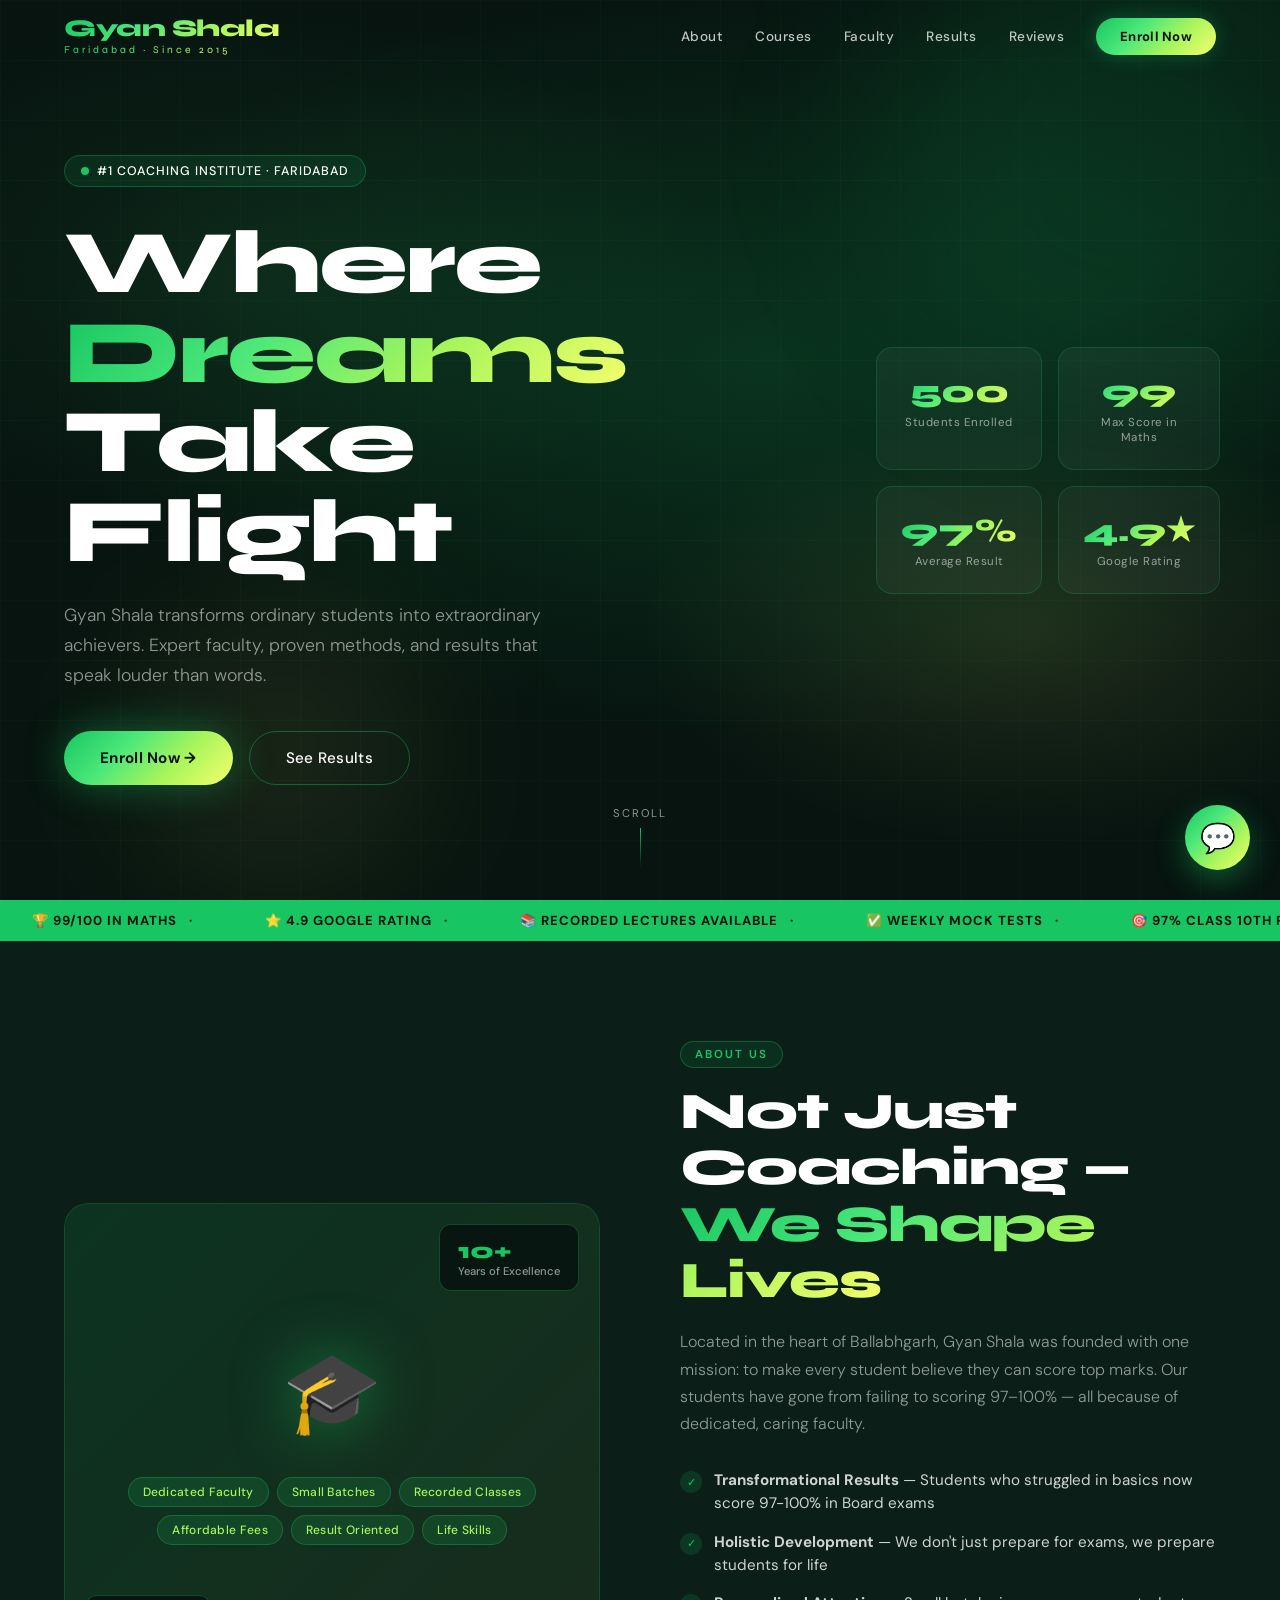
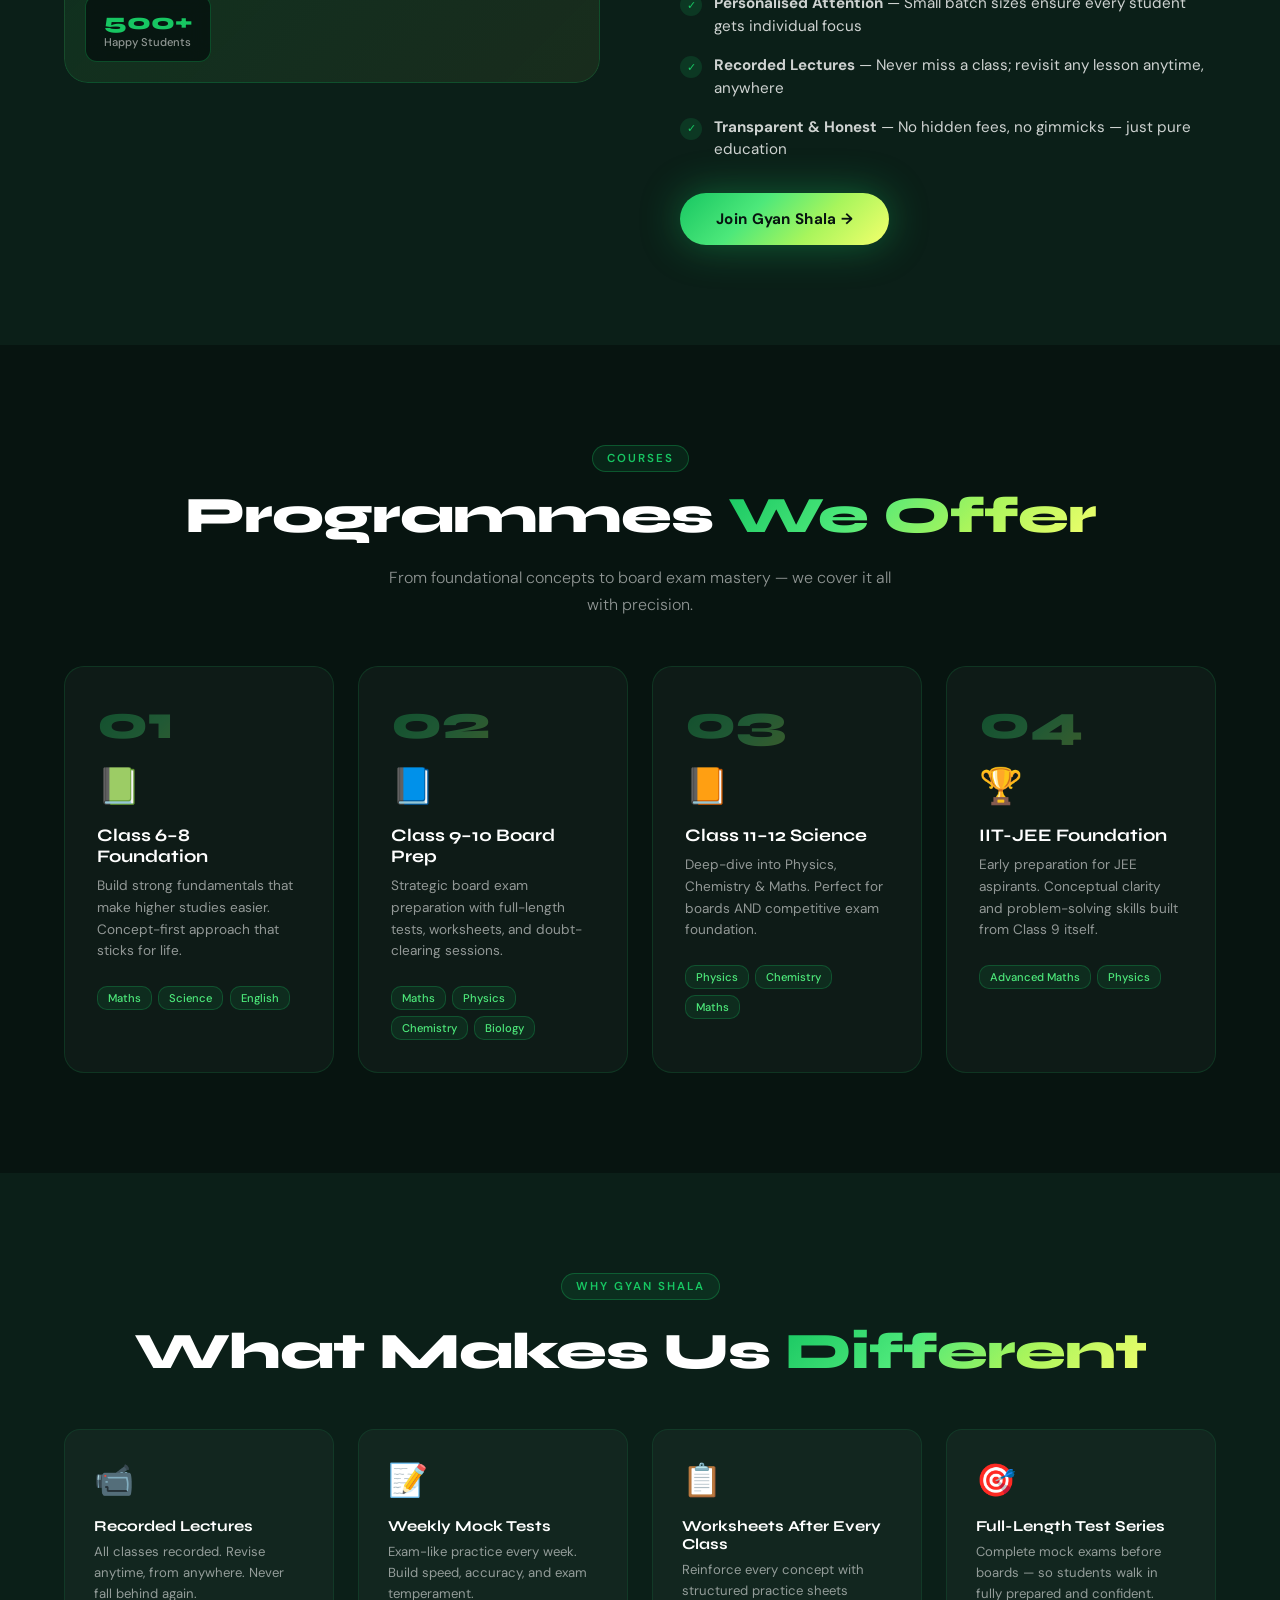
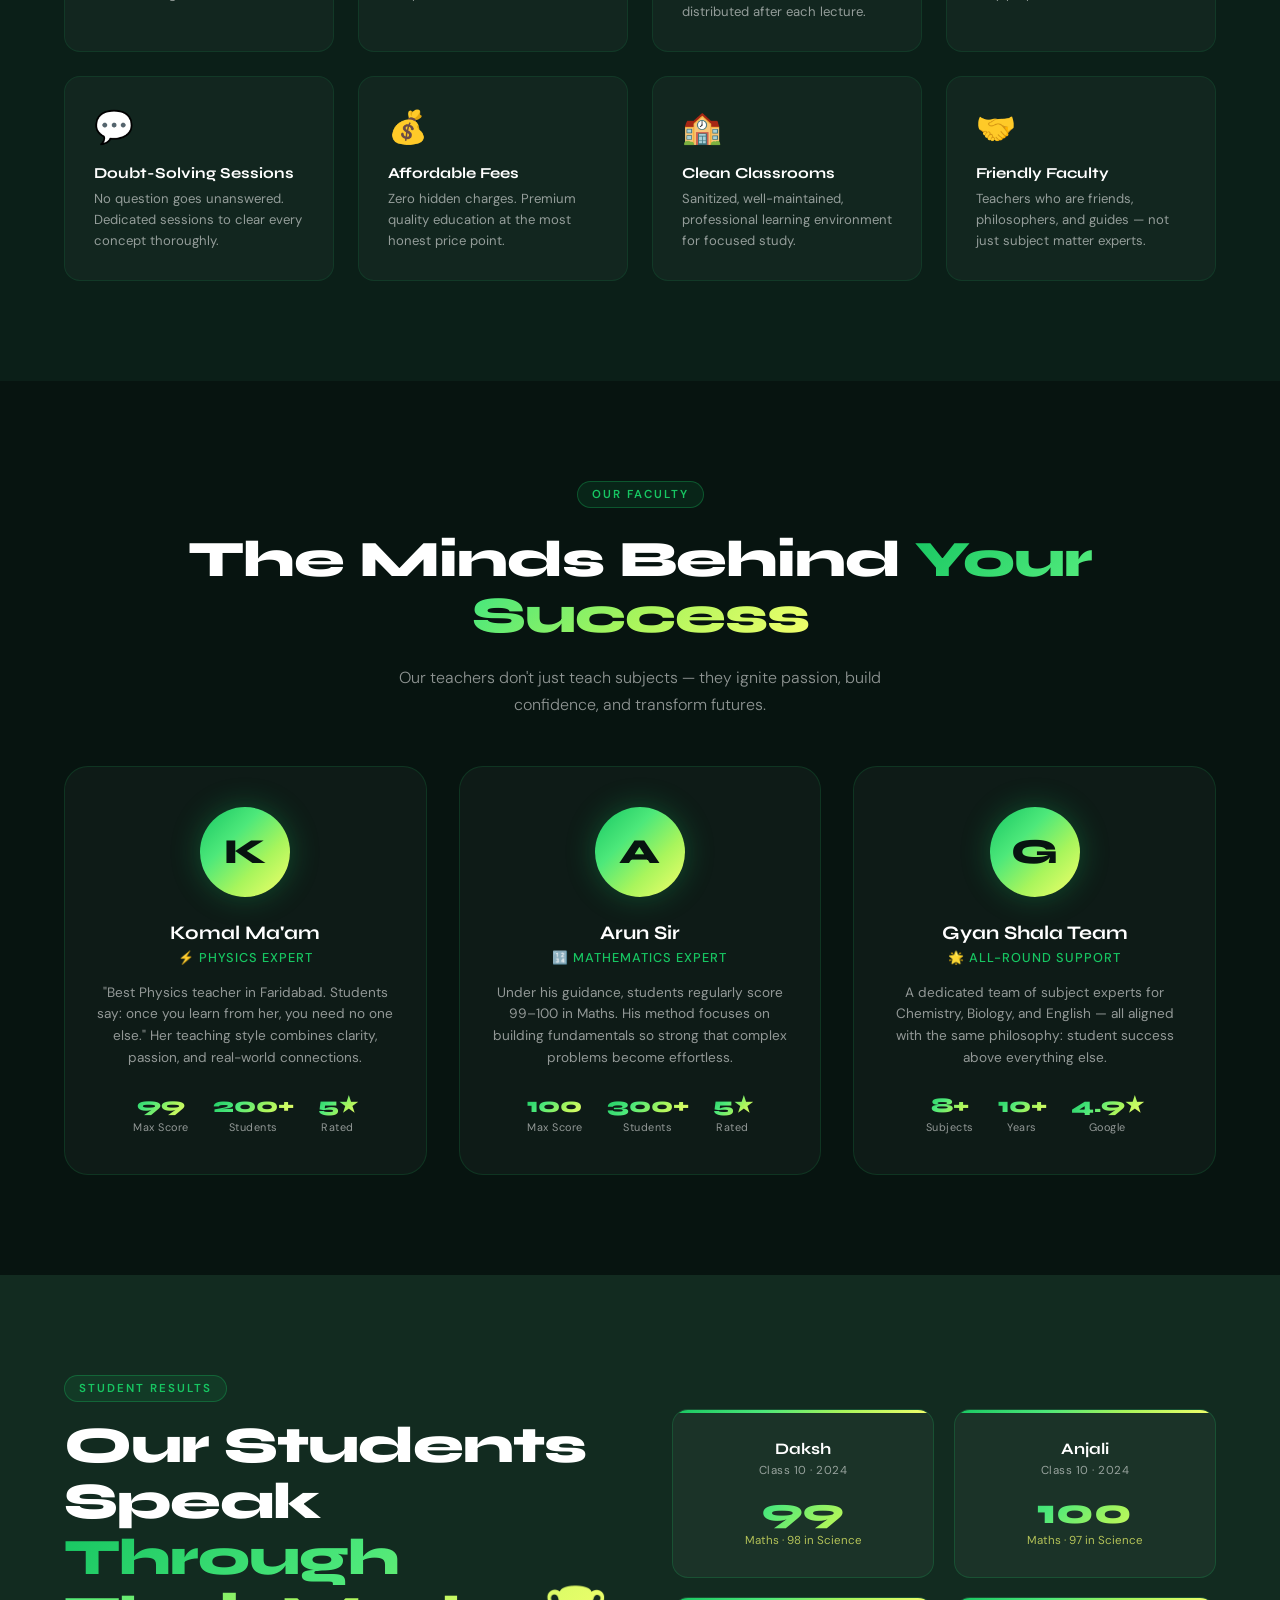
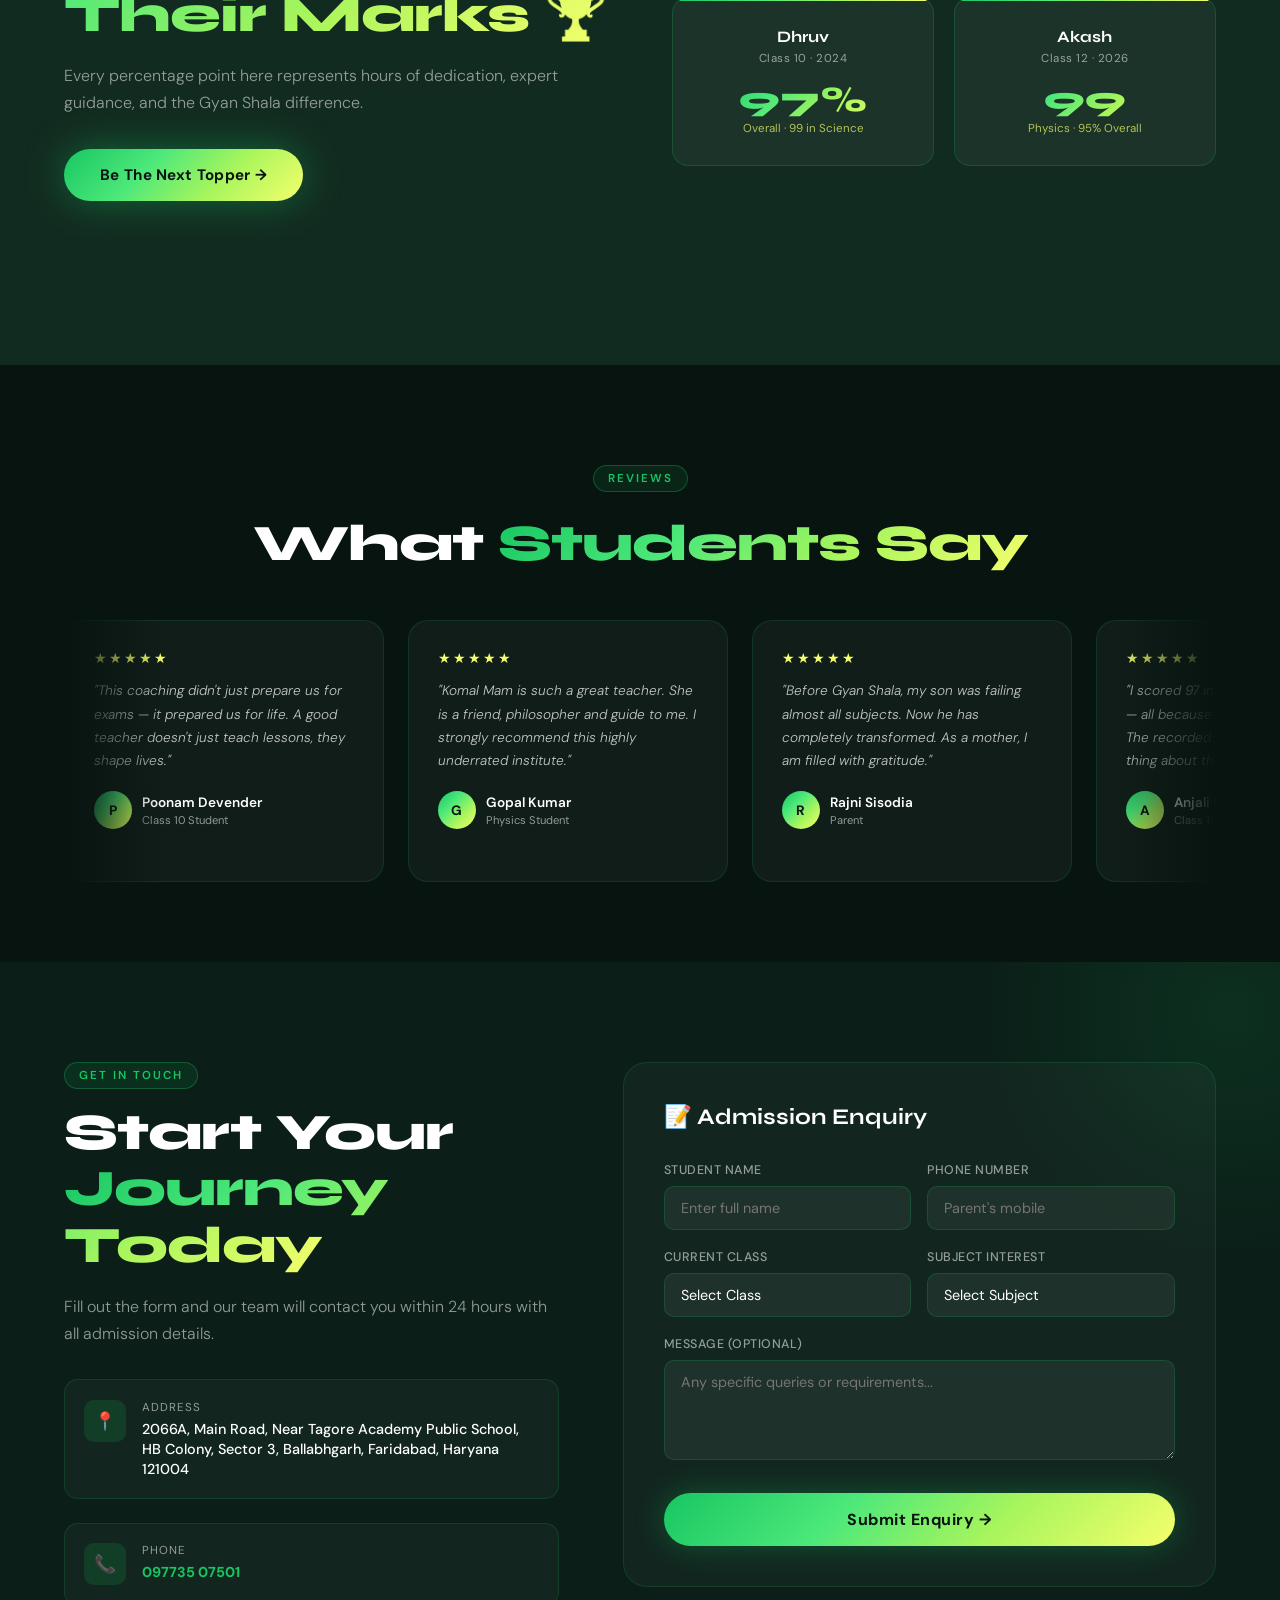
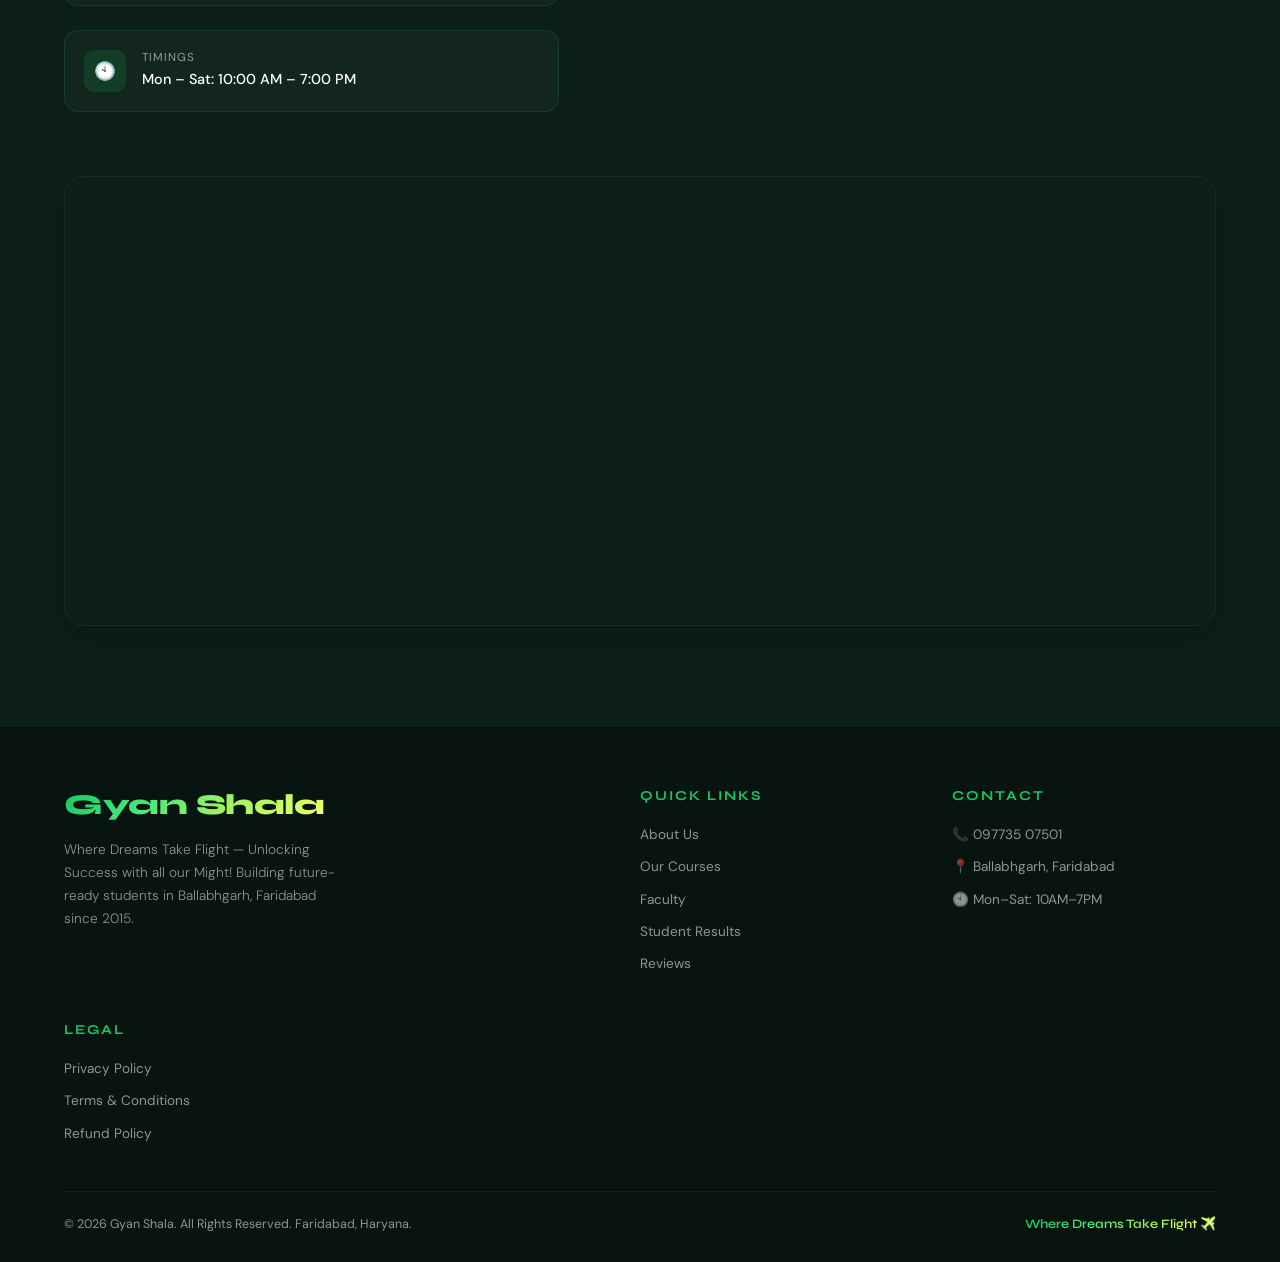
<file: index.html>
<!DOCTYPE html>
<html lang="en">
<head>
  <meta charset="UTF-8">
  <meta name="viewport" content="width=device-width, initial-scale=1.0">
  <title>Gyan Shala — Where Dreams Take Flight</title>
  <meta name="description" content="Gyan Shala Faridabad - #1 Coaching Institute since 2015. Transform your academic journey with expert faculty and proven results.">
  <link rel="preconnect" href="https://fonts.googleapis.com">
  <link rel="preconnect" href="https://fonts.gstatic.com" crossorigin>
  <link href="https://fonts.googleapis.com/css2?family=Syne:wght@400;600;700;800&family=DM+Sans:ital,wght@0,300;0,400;0,500;1,300&display=swap" rel="stylesheet">
  <link rel="stylesheet" href="style.css">
</head>
<body>

  <!-- Progress Bar -->
  <div id="progress-bar"></div>

  <!-- ── NAV ── -->
  <nav id="navbar">
    <div class="nav-logo">
      Gyan Shala
      <span>Faridabad · Since 2015</span>
    </div>
    <ul class="nav-links">
      <li><a href="#about">About</a></li>
      <li><a href="#courses">Courses</a></li>
      <li><a href="#faculty">Faculty</a></li>
      <li><a href="#results">Results</a></li>
      <li><a href="#testimonials">Reviews</a></li>
      <li><a href="#contact" class="nav-cta">Enroll Now</a></li>
    </ul>
    <div class="hamburger" onclick="toggleMenu()">
      <span></span><span></span><span></span>
    </div>
  </nav>

  <!-- ── HERO ── -->
  <section id="hero">
    <div class="hero-bg"></div>
    <div class="hero-grid"></div>
    <div class="hero-orb orb1"></div>
    <div class="hero-orb orb2"></div>

    <div class="hero-row">
      <div class="hero-content">
        <div class="hero-badge">
          <span class="badge-dot"></span>
          #1 Coaching Institute · Faridabad
        </div>
        <h1 class="hero-title">
          Where <span class="grad-text">Dreams</span><br>Take Flight
        </h1>
        <p class="hero-sub">
          Gyan Shala transforms ordinary students into extraordinary achievers. 
          Expert faculty, proven methods, and results that speak louder than words.
        </p>
        <div class="hero-btns">
          <button class="btn-primary" onclick="scrollToSection('contact')">
            Enroll Now →
          </button>
          <button class="btn-outline" onclick="scrollToSection('results')">
            See Results
          </button>
        </div>
      </div>

      <div class="hero-stats">
        <div class="stat-card reveal">
          <div class="stat-num" data-target="500">0</div>
          <div class="stat-label">Students Enrolled</div>
        </div>
        <div class="stat-card reveal reveal-delay-1">
          <div class="stat-num" data-target="99">0</div>
          <div class="stat-label">Max Score in Maths</div>
        </div>
        <div class="stat-card reveal reveal-delay-2">
          <div class="stat-num" data-suffix="%">97</div>
          <div class="stat-label">Average Result</div>
        </div>
        <div class="stat-card reveal reveal-delay-3">
          <div class="stat-num" data-suffix="★">4.9</div>
          <div class="stat-label">Google Rating</div>
        </div>
      </div>
    </div>

    <div class="scroll-hint">Scroll</div>
  </section>

  <!-- ── TICKER ── -->
  <div class="ticker-wrap">
    <div class="ticker-inner">
      <div class="ticker-item">🏆 99/100 in Maths <span class="ticker-sep">·</span></div>
      <div class="ticker-item">⭐ 4.9 Google Rating <span class="ticker-sep">·</span></div>
      <div class="ticker-item">📚 Recorded Lectures Available <span class="ticker-sep">·</span></div>
      <div class="ticker-item">✅ Weekly Mock Tests <span class="ticker-sep">·</span></div>
      <div class="ticker-item">🎯 97% Class 10th Results <span class="ticker-sep">·</span></div>
      <div class="ticker-item">💡 Doubt Solving Sessions <span class="ticker-sep">·</span></div>
      <div class="ticker-item">🏆 Best Institute in Faridabad <span class="ticker-sep">·</span></div>
      <div class="ticker-item">📖 Class 6 to 12 All Subjects <span class="ticker-sep">·</span></div>
      <!-- duplicate for seamless loop -->
      <div class="ticker-item">🏆 99/100 in Maths <span class="ticker-sep">·</span></div>
      <div class="ticker-item">⭐ 4.9 Google Rating <span class="ticker-sep">·</span></div>
      <div class="ticker-item">📚 Recorded Lectures Available <span class="ticker-sep">·</span></div>
      <div class="ticker-item">✅ Weekly Mock Tests <span class="ticker-sep">·</span></div>
      <div class="ticker-item">🎯 97% Class 10th Results <span class="ticker-sep">·</span></div>
      <div class="ticker-item">💡 Doubt Solving Sessions <span class="ticker-sep">·</span></div>
      <div class="ticker-item">🏆 Best Institute in Faridabad <span class="ticker-sep">·</span></div>
      <div class="ticker-item">📖 Class 6 to 12 All Subjects <span class="ticker-sep">·</span></div>
    </div>
  </div>

  <!-- ── ABOUT ── -->
  <section id="about">
    <div class="about-grid">
      <div class="about-visual reveal">
        <div class="about-visual-inner">
          <div class="about-icon-big">🎓</div>
          <div class="about-chips">
            <span class="chip">Dedicated Faculty</span>
            <span class="chip">Small Batches</span>
            <span class="chip">Recorded Classes</span>
            <span class="chip">Affordable Fees</span>
            <span class="chip">Result Oriented</span>
            <span class="chip">Life Skills</span>
          </div>
          <div class="about-badge-float top-right">
            <div class="ab-num">10+</div>
            <div style="font-size:0.7rem;color:var(--text-muted)">Years of Excellence</div>
          </div>
          <div class="about-badge-float bottom-left">
            <div class="ab-num">500+</div>
            <div style="font-size:0.7rem;color:var(--text-muted)">Happy Students</div>
          </div>
        </div>
      </div>
      <div class="reveal reveal-delay-1">
        <div class="section-tag">About Us</div>
        <h2 class="section-title">Not Just Coaching — <span class="grad-text">We Shape Lives</span></h2>
        <p class="section-sub">
          Located in the heart of Ballabhgarh, Gyan Shala was founded with one mission: 
          to make every student believe they can score top marks. Our students have gone 
          from failing to scoring 97–100% — all because of dedicated, caring faculty.
        </p>
        <ul class="about-points">
          <li>
            <div class="apoint-icon">✓</div>
            <span><strong>Transformational Results</strong> — Students who struggled in basics now score 97-100% in Board exams</span>
          </li>
          <li>
            <div class="apoint-icon">✓</div>
            <span><strong>Holistic Development</strong> — We don't just prepare for exams, we prepare students for life</span>
          </li>
          <li>
            <div class="apoint-icon">✓</div>
            <span><strong>Personalised Attention</strong> — Small batch sizes ensure every student gets individual focus</span>
          </li>
          <li>
            <div class="apoint-icon">✓</div>
            <span><strong>Recorded Lectures</strong> — Never miss a class; revisit any lesson anytime, anywhere</span>
          </li>
          <li>
            <div class="apoint-icon">✓</div>
            <span><strong>Transparent & Honest</strong> — No hidden fees, no gimmicks — just pure education</span>
          </li>
        </ul>
        <div style="margin-top:2rem;">
          <button class="btn-primary" onclick="scrollToSection('contact')">
            Join Gyan Shala →
          </button>
        </div>
      </div>
    </div>
  </section>

<!-- ── COURSES ── -->
<section id="courses">
  <div style="text-align:center; margin-bottom:1rem;" class="reveal">
    <div class="section-tag" style="margin-bottom:1rem;">Courses</div>
    <h2 class="section-title">Programmes <span class="grad-text">We Offer</span></h2>
    <p class="section-sub" style="margin:0 auto;">From foundational concepts to board exam mastery — we cover it all with precision.</p>
  </div>
  <div class="courses-grid">
    <div class="course-card reveal">
      <div class="course-num">01</div>
      <div class="course-icon">📗</div>
      <div class="course-title">Class 6–8 Foundation</div>
      <div class="course-desc">Build strong fundamentals that make higher studies easier. Concept-first approach that sticks for life.</div>
      <div class="course-tags"><span class="ctag">Maths</span><span class="ctag">Science</span><span class="ctag">English</span></div>
    </div>
    <div class="course-card reveal reveal-delay-1">
      <div class="course-num">02</div>
      <div class="course-icon">📘</div>
      <div class="course-title">Class 9–10 Board Prep</div>
      <div class="course-desc">Strategic board exam preparation with full-length tests, worksheets, and doubt-clearing sessions.</div>
      <div class="course-tags"><span class="ctag">Maths</span><span class="ctag">Physics</span><span class="ctag">Chemistry</span><span class="ctag">Biology</span></div>
    </div>
    <div class="course-card reveal reveal-delay-2">
      <div class="course-num">03</div>
      <div class="course-icon">📙</div>
      <div class="course-title">Class 11–12 Science</div>
      <div class="course-desc">Deep-dive into Physics, Chemistry & Maths. Perfect for boards AND competitive exam foundation.</div>
      <div class="course-tags"><span class="ctag">Physics</span><span class="ctag">Chemistry</span><span class="ctag">Maths</span></div>
    </div>
    <div class="course-card reveal reveal-delay-3">
      <div class="course-num">04</div>
      <div class="course-icon">🏆</div>
      <div class="course-title">IIT-JEE Foundation</div>
      <div class="course-desc">Early preparation for JEE aspirants. Conceptual clarity and problem-solving skills built from Class 9 itself.</div>
      <div class="course-tags"><span class="ctag">Advanced Maths</span><span class="ctag">Physics</span></div>
    </div>
  </div>
</section>

<!-- ── WHY US ── -->
<section id="why">
  <div style="text-align:center;" class="reveal">
    <div class="section-tag">Why Gyan Shala</div>
    <h2 class="section-title" style="margin-top:0.5rem;">What Makes Us <span class="grad-text">Different</span></h2>
  </div>
  <div class="why-grid">
    <div class="why-card reveal"><div class="why-icon">📹</div><div class="why-title">Recorded Lectures</div><div class="why-desc">All classes recorded. Revise anytime, from anywhere. Never fall behind again.</div></div>
    <div class="why-card reveal reveal-delay-1"><div class="why-icon">📝</div><div class="why-title">Weekly Mock Tests</div><div class="why-desc">Exam-like practice every week. Build speed, accuracy, and exam temperament.</div></div>
    <div class="why-card reveal reveal-delay-2"><div class="why-icon">📋</div><div class="why-title">Worksheets After Every Class</div><div class="why-desc">Reinforce every concept with structured practice sheets distributed after each lecture.</div></div>
    <div class="why-card reveal reveal-delay-3"><div class="why-icon">🎯</div><div class="why-title">Full-Length Test Series</div><div class="why-desc">Complete mock exams before boards — so students walk in fully prepared and confident.</div></div>
    <div class="why-card reveal"><div class="why-icon">💬</div><div class="why-title">Doubt-Solving Sessions</div><div class="why-desc">No question goes unanswered. Dedicated sessions to clear every concept thoroughly.</div></div>
    <div class="why-card reveal reveal-delay-1"><div class="why-icon">💰</div><div class="why-title">Affordable Fees</div><div class="why-desc">Zero hidden charges. Premium quality education at the most honest price point.</div></div>
    <div class="why-card reveal reveal-delay-2"><div class="why-icon">🏫</div><div class="why-title">Clean Classrooms</div><div class="why-desc">Sanitized, well-maintained, professional learning environment for focused study.</div></div>
    <div class="why-card reveal reveal-delay-3"><div class="why-icon">🤝</div><div class="why-title">Friendly Faculty</div><div class="why-desc">Teachers who are friends, philosophers, and guides — not just subject matter experts.</div></div>
  </div>
</section>

<!-- ── FACULTY ── -->
<section id="faculty">
  <div style="text-align:center;" class="reveal">
    <div class="section-tag">Our Faculty</div>
    <h2 class="section-title" style="margin-top:0.5rem;">The Minds Behind <span class="grad-text">Your Success</span></h2>
    <p class="section-sub" style="margin:0 auto;">Our teachers don't just teach subjects — they ignite passion, build confidence, and transform futures.</p>
  </div>
  <div class="faculty-grid">
    <div class="faculty-card reveal">
      <div class="faculty-avatar">K</div>
      <div class="faculty-name">Komal Ma'am</div>
      <div class="faculty-subject">⚡ Physics Expert</div>
      <div class="faculty-bio">"Best Physics teacher in Faridabad. Students say: once you learn from her, you need no one else." Her teaching style combines clarity, passion, and real-world connections.</div>
      <div class="faculty-stats">
        <div class="fstat"><div class="fstat-num">99</div><div class="fstat-label">Max Score</div></div>
        <div class="fstat"><div class="fstat-num">200+</div><div class="fstat-label">Students</div></div>
        <div class="fstat"><div class="fstat-num">5★</div><div class="fstat-label">Rated</div></div>
      </div>
    </div>
    <div class="faculty-card reveal reveal-delay-1">
      <div class="faculty-avatar">A</div>
      <div class="faculty-name">Arun Sir</div>
      <div class="faculty-subject">🔢 Mathematics Expert</div>
      <div class="faculty-bio">Under his guidance, students regularly score 99–100 in Maths. His method focuses on building fundamentals so strong that complex problems become effortless.</div>
      <div class="faculty-stats">
        <div class="fstat"><div class="fstat-num">100</div><div class="fstat-label">Max Score</div></div>
        <div class="fstat"><div class="fstat-num">300+</div><div class="fstat-label">Students</div></div>
        <div class="fstat"><div class="fstat-num">5★</div><div class="fstat-label">Rated</div></div>
      </div>
    </div>
    <div class="faculty-card reveal reveal-delay-2">
      <div class="faculty-avatar">G</div>
      <div class="faculty-name">Gyan Shala Team</div>
      <div class="faculty-subject">🌟 All-Round Support</div>
      <div class="faculty-bio">A dedicated team of subject experts for Chemistry, Biology, and English — all aligned with the same philosophy: student success above everything else.</div>
      <div class="faculty-stats">
        <div class="fstat"><div class="fstat-num">8+</div><div class="fstat-label">Subjects</div></div>
        <div class="fstat"><div class="fstat-num">10+</div><div class="fstat-label">Years</div></div>
        <div class="fstat"><div class="fstat-num">4.9★</div><div class="fstat-label">Google</div></div>
      </div>
    </div>
  </div>
</section>

<!-- ── RESULTS ── -->
<section id="results">
  <div class="results-intro">
    <div class="reveal">
      <div class="section-tag">Student Results</div>
      <h2 class="section-title">Our Students Speak<br><span class="grad-text">Through Their Marks 🏆</span></h2>
      <p class="section-sub">Every percentage point here represents hours of dedication, expert guidance, and the Gyan Shala difference.</p>
      <div style="margin-top:2rem;">
        <button class="btn-primary" onclick="scrollToSection('contact')">
          Be The Next Topper →
        </button>
      </div>
    </div>
    <div class="results-grid reveal reveal-delay-1">
      <div class="result-card">
        <div class="result-name">Daksh</div>
        <div class="result-class">Class 10 · 2024</div>
        <div class="result-score">99</div>
        <div class="result-sub">Maths · 98 in Science</div>
      </div>
      <div class="result-card">
        <div class="result-name">Anjali</div>
        <div class="result-class">Class 10 · 2024</div>
        <div class="result-score">100</div>
        <div class="result-sub">Maths · 97 in Science</div>
      </div>
      <div class="result-card">
        <div class="result-name">Dhruv</div>
        <div class="result-class">Class 10 · 2024</div>
        <div class="result-score">97%</div>
        <div class="result-sub">Overall · 99 in Science</div>
      </div>
      <div class="result-card">
        <div class="result-name">Akash</div>
        <div class="result-class">Class 12 · 2026</div>
        <div class="result-score">99</div>
        <div class="result-sub">Physics · 95% Overall</div>
      </div>
    </div>
  </div>
</section>

<!-- ── TESTIMONIALS ── -->
<section id="testimonials">
  <div style="text-align:center;" class="reveal">
    <div class="section-tag">Reviews</div>
    <h2 class="section-title" style="margin-top:0.5rem;">What <span class="grad-text">Students Say</span></h2>
  </div>
  <div class="testi-scroll">
    <div class="testi-track" id="testiTrack">
      <div class="testi-card"><div class="testi-stars">★★★★★</div><div class="testi-text">"This coaching didn't just prepare us for exams — it prepared us for life. A good teacher doesn't just teach lessons, they shape lives."</div><div class="testi-author"><div class="testi-avatar">P</div><div><div class="testi-name">Poonam Devender</div><div class="testi-meta">Class 10 Student</div></div></div></div>
      <div class="testi-card"><div class="testi-stars">★★★★★</div><div class="testi-text">"Komal Mam is such a great teacher. She is a friend, philosopher and guide to me. I strongly recommend this highly underrated institute."</div><div class="testi-author"><div class="testi-avatar">G</div><div><div class="testi-name">Gopal Kumar</div><div class="testi-meta">Physics Student</div></div></div></div>
      <div class="testi-card"><div class="testi-stars">★★★★★</div><div class="testi-text">"Before Gyan Shala, my son was failing almost all subjects. Now he has completely transformed. As a mother, I am filled with gratitude."</div><div class="testi-author"><div class="testi-avatar">R</div><div><div class="testi-name">Rajni Sisodia</div><div class="testi-meta">Parent</div></div></div></div>
      <div class="testi-card"><div class="testi-stars">★★★★★</div><div class="testi-text">"I scored 97 in science and 100 in maths — all because of the dedicated faculty. The recorded classes feature is the best thing about this institute."</div><div class="testi-author"><div class="testi-avatar">A</div><div><div class="testi-name">Anjali Gupta</div><div class="testi-meta">Class 10 · Topper</div></div></div></div>
      <div class="testi-card"><div class="testi-stars">★★★★★</div><div class="testi-text">"I got 99 in Maths and 98 in Science because of their faculty. Regular assessments and full-length tests improved my score enormously. Thank you!"</div><div class="testi-author"><div class="testi-avatar">D</div><div><div class="testi-name">Daksh Sisodia</div><div class="testi-meta">Class 10 · 99 in Maths</div></div></div></div>
      <div class="testi-card"><div class="testi-stars">★★★★★</div><div class="testi-text">"Best coaching in Haryana. They teach fundamentals so students can stay confident in future academics — not just fetch marks."</div><div class="testi-author"><div class="testi-avatar">V</div><div><div class="testi-name">Vishal</div><div class="testi-meta">Class 12 Student</div></div></div></div>
      <div class="testi-card"><div class="testi-stars">★★★★★</div><div class="testi-text">"I got 99 in Physics in 2026 even though that year's exam was very difficult. The worksheets after every class made a huge difference."</div><div class="testi-author"><div class="testi-avatar">A</div><div><div class="testi-name">Akash Gupta</div><div class="testi-meta">Class 12 · 99 Physics</div></div></div></div>
      <div class="testi-card"><div class="testi-stars">★★★★★</div><div class="testi-text">"Komal Ma'am is the best physics teacher in Faridabad. Inse padh liye toh kahi padhne ki zarurat nahi hai."</div><div class="testi-author"><div class="testi-avatar">S</div><div><div class="testi-name">Shashi Bhadana</div><div class="testi-meta">Physics Student</div></div></div></div>
      <!-- duplicate -->
      <div class="testi-card"><div class="testi-stars">★★★★★</div><div class="testi-text">"This coaching didn't just prepare us for exams — it prepared us for life. A good teacher doesn't just teach lessons, they shape lives."</div><div class="testi-author"><div class="testi-avatar">P</div><div><div class="testi-name">Poonam Devender</div><div class="testi-meta">Class 10 Student</div></div></div></div>
      <div class="testi-card"><div class="testi-stars">★★★★★</div><div class="testi-text">"Komal Mam is such a great teacher. She is a friend, philosopher and guide to me. I strongly recommend this highly underrated institute."</div><div class="testi-author"><div class="testi-avatar">G</div><div><div class="testi-name">Gopal Kumar</div><div class="testi-meta">Physics Student</div></div></div></div>
      <div class="testi-card"><div class="testi-stars">★★★★★</div><div class="testi-text">"Before Gyan Shala, my son was failing almost all subjects. Now he has completely transformed. As a mother, I am filled with gratitude."</div><div class="testi-author"><div class="testi-avatar">R</div><div><div class="testi-name">Rajni Sisodia</div><div class="testi-meta">Parent</div></div></div></div>
      <div class="testi-card"><div class="testi-stars">★★★★★</div><div class="testi-text">"I scored 97 in science and 100 in maths — all because of the dedicated faculty. The recorded classes feature is the best thing about this institute."</div><div class="testi-author"><div class="testi-avatar">A</div><div><div class="testi-name">Anjali Gupta</div><div class="testi-meta">Class 10 · Topper</div></div></div></div>
    </div>
  </div>
</section>

<!-- ── CONTACT ── -->
<section id="contact">
  <div class="contact-grid">
    <div class="reveal">
      <div class="section-tag">Get In Touch</div>
      <h2 class="section-title">Start Your <span class="grad-text">Journey Today</span></h2>
      <p class="section-sub">Fill out the form and our team will contact you within 24 hours with all admission details.</p>
      <div class="contact-info">
        <div class="cinfo-card">
          <div class="cinfo-icon">📍</div>
          <div>
            <div class="cinfo-label">Address</div>
            <div class="cinfo-value">2066A, Main Road, Near Tagore Academy Public School,<br>HB Colony, Sector 3, Ballabhgarh, Faridabad, Haryana 121004</div>
          </div>
        </div>
        <div class="cinfo-card">
          <div class="cinfo-icon">📞</div>
          <div>
            <div class="cinfo-label">Phone</div>
            <div class="cinfo-value" style="color:var(--g1); font-weight:700;">097735 07501</div>
          </div>
        </div>
        <div class="cinfo-card">
          <div class="cinfo-icon">🕙</div>
          <div>
            <div class="cinfo-label">Timings</div>
            <div class="cinfo-value">Mon – Sat: 10:00 AM – 7:00 PM</div>
          </div>
        </div>
      </div>
    </div>
    <div class="form-card reveal reveal-delay-1">
      <div class="form-title">📝 Admission Enquiry</div>
      <form id="enquiryForm" onsubmit="return submitForm(event)">
        <div class="form-row">
          <div class="form-group">
            <label for="f-name">Student Name</label>
            <input type="text" placeholder="Enter full name" id="f-name" required>
          </div>
          <div class="form-group">
            <label for="f-phone">Phone Number</label>
            <input type="tel" placeholder="Parent's mobile" id="f-phone" required>
          </div>
        </div>
        <div class="form-row">
          <div class="form-group">
            <label for="f-class">Current Class</label>
            <select id="f-class" required>
              <option value="">Select Class</option>
              <option>Class 6</option><option>Class 7</option><option>Class 8</option>
              <option>Class 9</option><option>Class 10</option>
              <option>Class 11</option><option>Class 12</option>
            </select>
          </div>
          <div class="form-group">
            <label for="f-subject">Subject Interest</label>
            <select id="f-subject" required>
              <option value="">Select Subject</option>
              <option>Mathematics</option><option>Physics</option><option>Chemistry</option>
              <option>Biology</option><option>All Subjects</option>
            </select>
          </div>
        </div>
        <div class="form-group">
          <label for="f-msg">Message (Optional)</label>
          <textarea placeholder="Any specific queries or requirements..." id="f-msg"></textarea>
        </div>
        <button type="submit" class="form-submit">
          Submit Enquiry →
        </button>
      </form>
      <div class="form-success" id="formSuccess">
        <div style="font-size:3rem;margin-bottom:1rem;">🎉</div>
        <div style="font-size:1.2rem;font-weight:700;color:var(--g1);margin-bottom:0.5rem;">Enquiry Submitted!</div>
        <div style="color:var(--text-muted);font-size:0.9rem;">Our team will contact you within 24 hours.<br>Welcome to the Gyan Shala family!</div>
      </div>
    </div>
  </div>
  
  <div class="map-container reveal" style="margin-top: 4rem; width: 100%; border-radius: 20px; overflow: hidden; height: 450px; position: relative; border: 1px solid rgba(255,255,255,0.05); box-shadow: 0 10px 40px rgba(0,0,0,0.2);">
    <iframe 
      src="https://maps.google.com/maps?q=2066A,%20Main%20Road,%20Near%20Tagore%20Academy%20Public%20School,%20HB%20Colony,%20Sector%203,%20Ballabhgarh,%20Faridabad,%20Haryana%20121004&t=&z=15&ie=UTF8&iwloc=&output=embed" 
      width="100%" 
      height="100%" 
      style="border:0;" 
      allowfullscreen="" 
      loading="lazy" 
      referrerpolicy="no-referrer-when-downgrade">
    </iframe>
  </div>
</section>

<!-- ── FOOTER ── -->
<footer>
  <div class="footer-grid">
    <div class="footer-brand">
      <div class="nav-logo">Gyan Shala</div>
      <p>Where Dreams Take Flight — Unlocking Success with all our Might! Building future-ready students in Ballabhgarh, Faridabad since 2015.</p>
    </div>
    <div class="footer-col">
      <h4>Quick Links</h4>
      <ul>
        <li><a href="#about">About Us</a></li>
        <li><a href="#courses">Our Courses</a></li>
        <li><a href="#faculty">Faculty</a></li>
        <li><a href="#results">Student Results</a></li>
        <li><a href="#testimonials">Reviews</a></li>
      </ul>
    </div>
    <div class="footer-col">
      <h4>Contact</h4>
      <ul>
        <li><a href="tel:09773507501">📞 097735 07501</a></li>
        <li><a href="https://maps.app.goo.gl/..." target="_blank">📍 Ballabhgarh, Faridabad</a></li>
        <li><a href="#">🕙 Mon–Sat: 10AM–7PM</a></li>
      </ul>
    </div>
    <div class="footer-col">
      <h4>Legal</h4>
      <ul>
        <li><a href="privacy-policy.html">Privacy Policy</a></li>
        <li><a href="terms-conditions.html">Terms & Conditions</a></li>
        <li><a href="refund-policy.html">Refund Policy</a></li>
      </ul>
    </div>
  </div>
  <div class="footer-bottom">
    <p>© 2026 Gyan Shala. All Rights Reserved. Faridabad, Haryana.</p>
    <div class="footer-tagline">Where Dreams Take Flight ✈️</div>
  </div>
</footer>

  <div id="chat-widget">
    <button id="chat-toggle" onclick="toggleChat()">
      <span class="chat-icon">💬</span>
      <span class="chat-close-icon" style="display:none;">✕</span>
    </button>
    <div id="chat-window">
      <div class="chat-header">
        <div class="chat-header-info">
          <div class="chat-avatar">GS</div>
          <div>
            <div class="chat-name">Gyan Shala AI</div>
            <div class="chat-status">Always Online</div>
          </div>
        </div>
      </div>
      <div id="chat-messages">
        <div class="message bot">
          <div class="message-content">Namaste! 👋 I'm your Gyan Shala assistant. How can I help you with our courses or admissions today?</div>
        </div>
      </div>
      <div class="chat-input-area">
        <input type="text" id="chat-input" placeholder="Ask about courses, fees, location..." onkeypress="handleChatEnter(event)">
        <button id="chat-send" onclick="sendMessage()">➤</button>
      </div>
    </div>
  </div>

  <script src="script.js"></script>
</body>
</html>
</file>
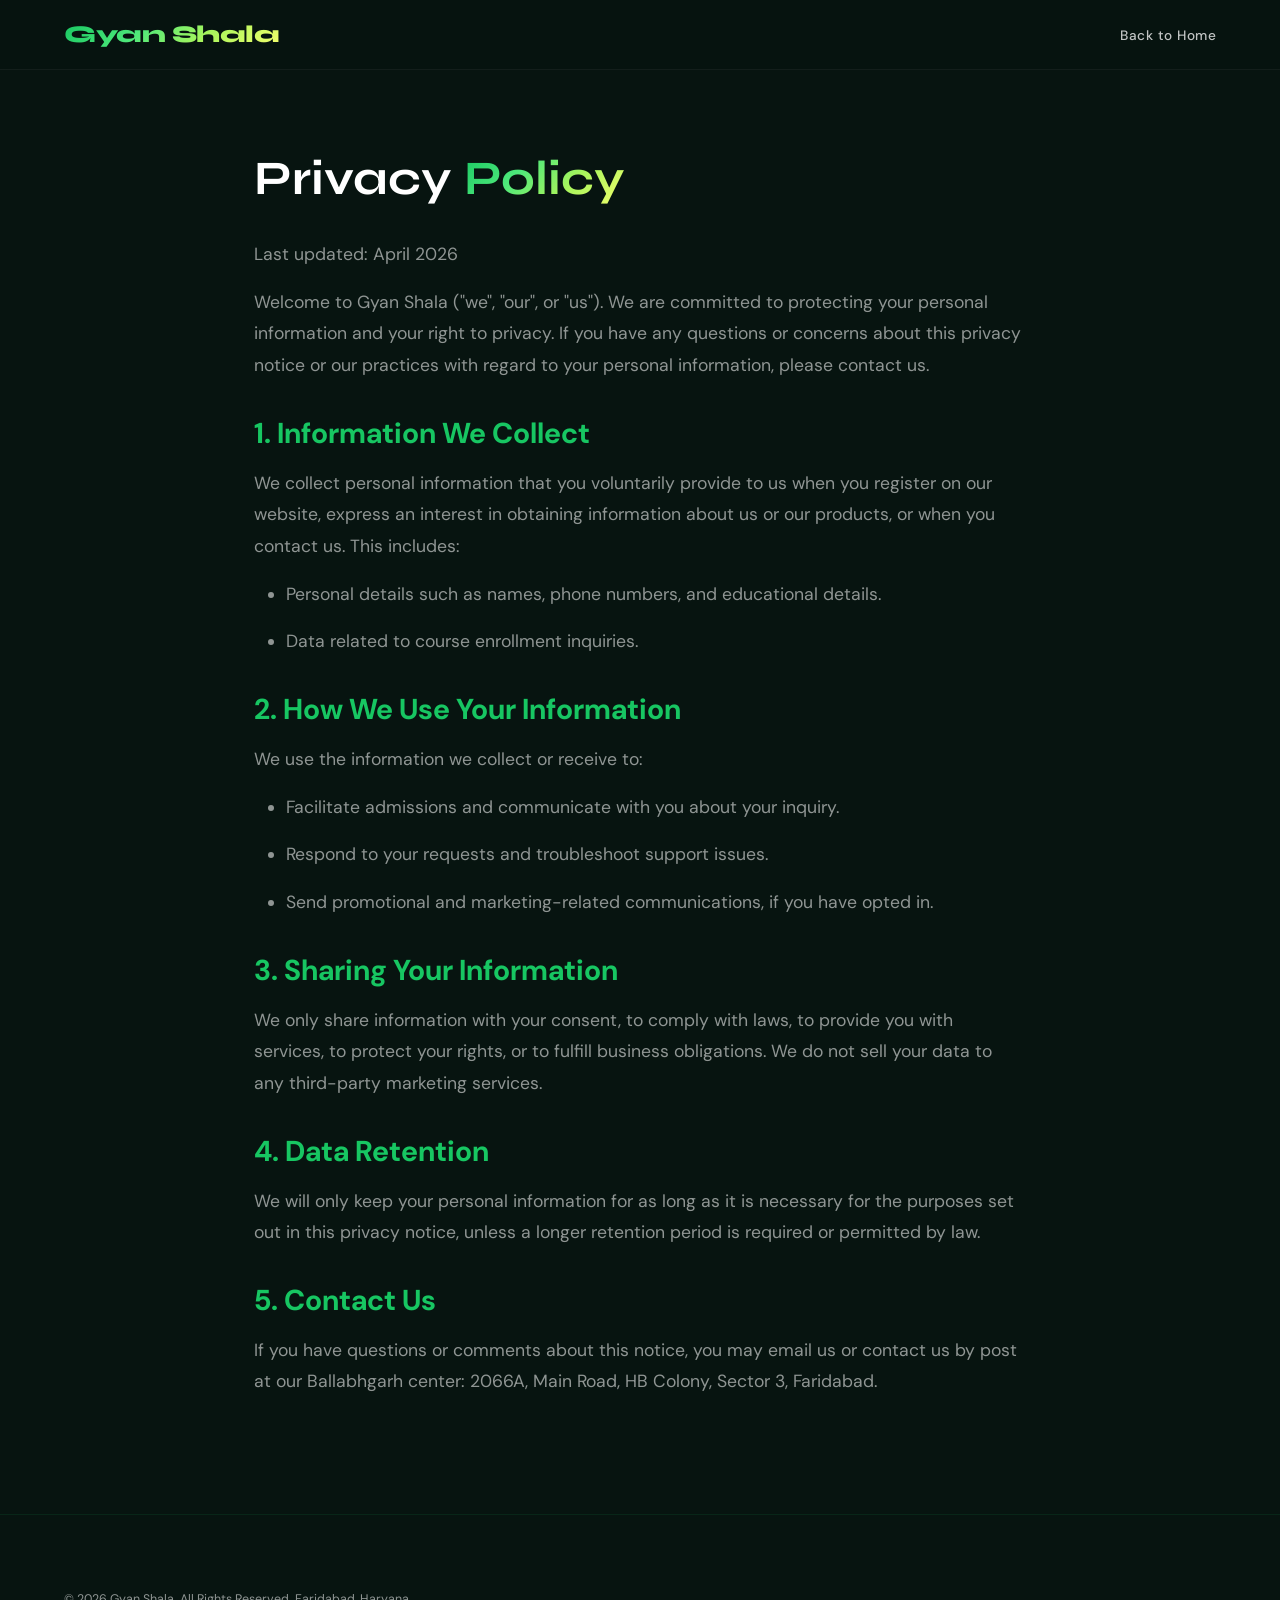
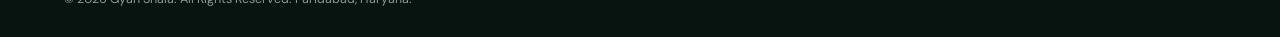
<file: privacy-policy.html>
<!DOCTYPE html>
<html lang="en">
<head>
  <meta charset="UTF-8">
  <meta name="viewport" content="width=device-width, initial-scale=1.0">
  <title>Privacy Policy — Gyan Shala</title>
  <link rel="preconnect" href="https://fonts.googleapis.com">
  <link rel="preconnect" href="https://fonts.gstatic.com" crossorigin>
  <link href="https://fonts.googleapis.com/css2?family=Syne:wght@400;600;700;800&family=DM+Sans:ital,wght@0,300;0,400;0,500;1,300&display=swap" rel="stylesheet">
  <link rel="stylesheet" href="style.css">
  <style>
    .legal-page { padding: 150px 5% 100px; max-width: 900px; margin: 0 auto; color: var(--text); }
    .legal-page h1 { font-family: 'Syne', sans-serif; font-size: 3rem; margin-bottom: 2rem; }
    .legal-page h2 { margin-top: 2rem; margin-bottom: 1rem; font-size: 1.8rem; color: var(--g1); }
    .legal-page p, .legal-page li { font-size: 1.1rem; line-height: 1.8; color: var(--text-muted); margin-bottom: 1rem; }
    .legal-page ul { margin-left: 2rem; margin-bottom: 1.5rem; }
  </style>
</head>
<body>

  <nav id="navbar" style="background: rgba(7, 20, 16, 0.95); backdrop-filter: blur(10px); border-bottom: 1px solid rgba(255,255,255,0.05);">
    <div class="nav-logo">
      <a href="index.html" style="color: white; text-decoration: none;">Gyan Shala</a>
    </div>
    <ul class="nav-links">
      <li><a href="index.html">Back to Home</a></li>
    </ul>
  </nav>

  <div class="legal-page reveal active">
    <h1>Privacy <span class="grad-text">Policy</span></h1>
    <p>Last updated: April 2026</p>

    <p>Welcome to Gyan Shala ("we", "our", or "us"). We are committed to protecting your personal information and your right to privacy. If you have any questions or concerns about this privacy notice or our practices with regard to your personal information, please contact us.</p>

    <h2>1. Information We Collect</h2>
    <p>We collect personal information that you voluntarily provide to us when you register on our website, express an interest in obtaining information about us or our products, or when you contact us. This includes:</p>
    <ul>
      <li>Personal details such as names, phone numbers, and educational details.</li>
      <li>Data related to course enrollment inquiries.</li>
    </ul>

    <h2>2. How We Use Your Information</h2>
    <p>We use the information we collect or receive to:</p>
    <ul>
      <li>Facilitate admissions and communicate with you about your inquiry.</li>
      <li>Respond to your requests and troubleshoot support issues.</li>
      <li>Send promotional and marketing-related communications, if you have opted in.</li>
    </ul>

    <h2>3. Sharing Your Information</h2>
    <p>We only share information with your consent, to comply with laws, to provide you with services, to protect your rights, or to fulfill business obligations. We do not sell your data to any third-party marketing services.</p>

    <h2>4. Data Retention</h2>
    <p>We will only keep your personal information for as long as it is necessary for the purposes set out in this privacy notice, unless a longer retention period is required or permitted by law.</p>

    <h2>5. Contact Us</h2>
    <p>If you have questions or comments about this notice, you may email us or contact us by post at our Ballabhgarh center: 2066A, Main Road, HB Colony, Sector 3, Faridabad.</p>
  </div>

  <footer>
    <div class="footer-bottom" style="border-top: none; padding-top: 1rem;">
      <p>© 2026 Gyan Shala. All Rights Reserved. Faridabad, Haryana.</p>
    </div>
  </footer>

</body>
</html>
</file>
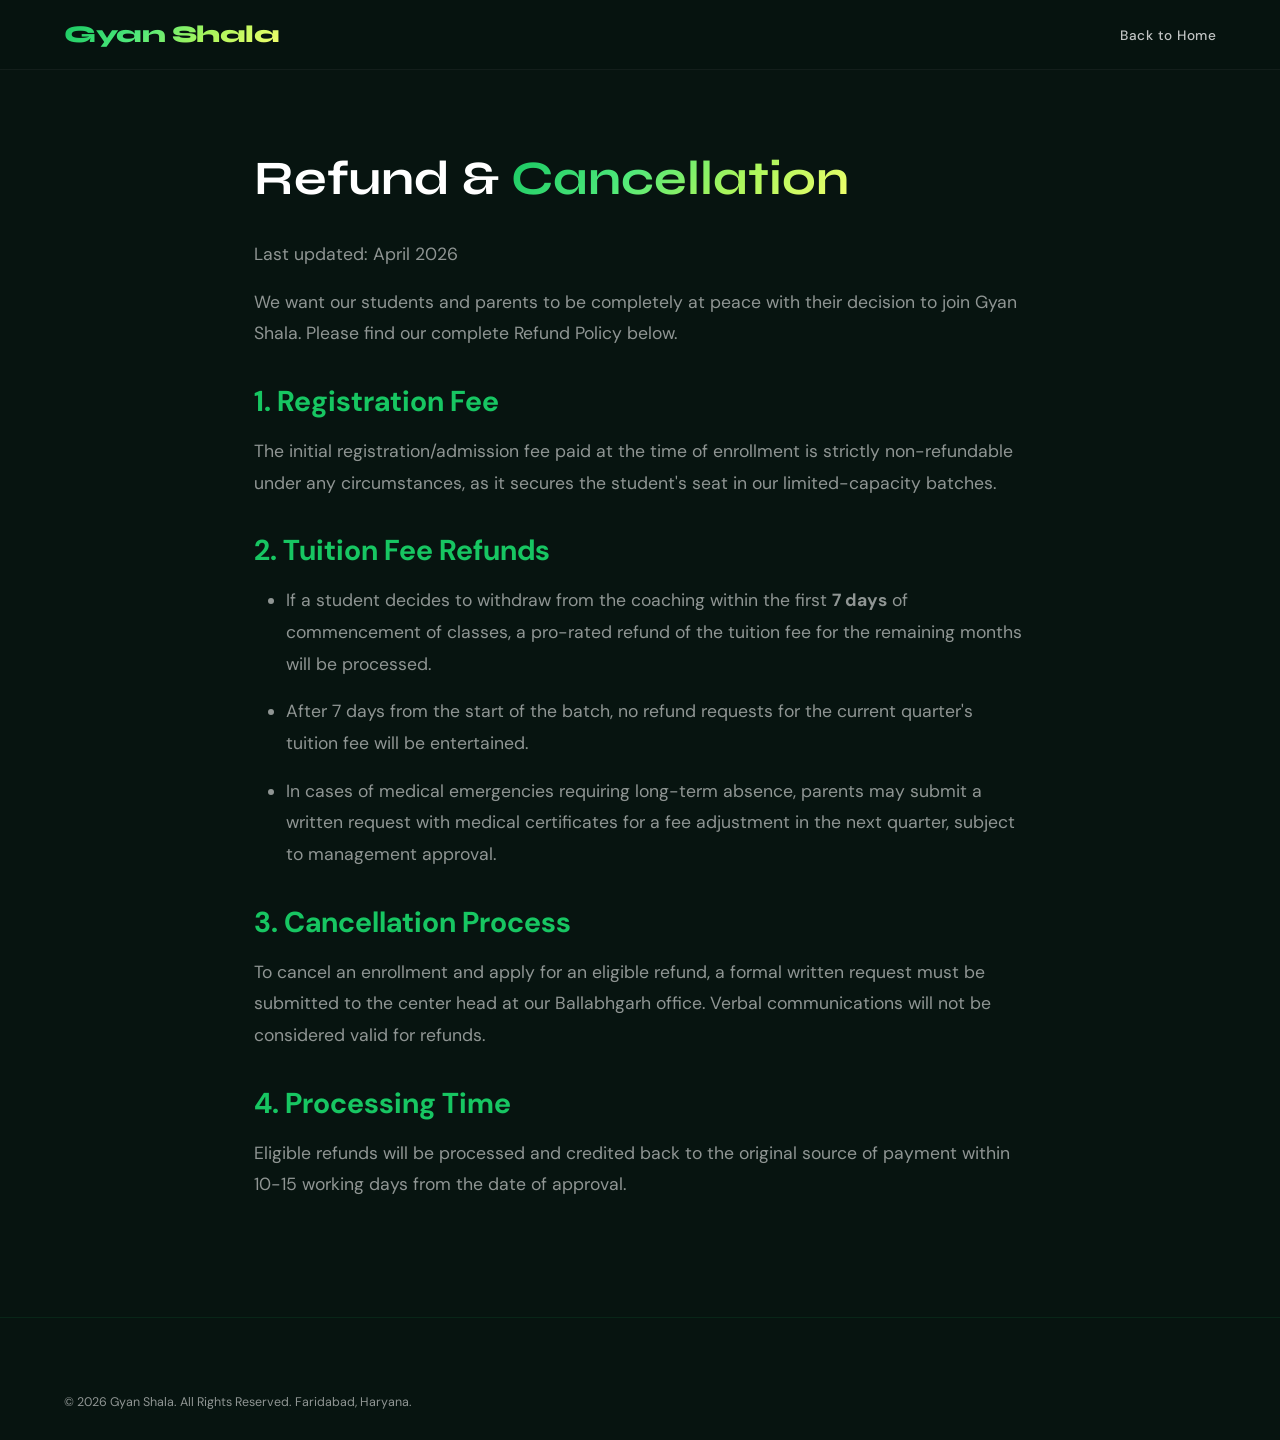
<file: refund-policy.html>
<!DOCTYPE html>
<html lang="en">
<head>
  <meta charset="UTF-8">
  <meta name="viewport" content="width=device-width, initial-scale=1.0">
  <title>Refund Policy — Gyan Shala</title>
  <link rel="preconnect" href="https://fonts.googleapis.com">
  <link rel="preconnect" href="https://fonts.gstatic.com" crossorigin>
  <link href="https://fonts.googleapis.com/css2?family=Syne:wght@400;600;700;800&family=DM+Sans:ital,wght@0,300;0,400;0,500;1,300&display=swap" rel="stylesheet">
  <link rel="stylesheet" href="style.css">
  <style>
    .legal-page { padding: 150px 5% 100px; max-width: 900px; margin: 0 auto; color: var(--text); }
    .legal-page h1 { font-family: 'Syne', sans-serif; font-size: 3rem; margin-bottom: 2rem; }
    .legal-page h2 { margin-top: 2rem; margin-bottom: 1rem; font-size: 1.8rem; color: var(--g1); }
    .legal-page p, .legal-page li { font-size: 1.1rem; line-height: 1.8; color: var(--text-muted); margin-bottom: 1rem; }
    .legal-page ul { margin-left: 2rem; margin-bottom: 1.5rem; }
  </style>
</head>
<body>

  <nav id="navbar" style="background: rgba(7, 20, 16, 0.95); backdrop-filter: blur(10px); border-bottom: 1px solid rgba(255,255,255,0.05);">
    <div class="nav-logo">
      <a href="index.html" style="color: white; text-decoration: none;">Gyan Shala</a>
    </div>
    <ul class="nav-links">
      <li><a href="index.html">Back to Home</a></li>
    </ul>
  </nav>

  <div class="legal-page reveal active">
    <h1>Refund & <span class="grad-text">Cancellation</span></h1>
    <p>Last updated: April 2026</p>

    <p>We want our students and parents to be completely at peace with their decision to join Gyan Shala. Please find our complete Refund Policy below.</p>

    <h2>1. Registration Fee</h2>
    <p>The initial registration/admission fee paid at the time of enrollment is strictly non-refundable under any circumstances, as it secures the student's seat in our limited-capacity batches.</p>

    <h2>2. Tuition Fee Refunds</h2>
    <ul>
      <li>If a student decides to withdraw from the coaching within the first <strong>7 days</strong> of commencement of classes, a pro-rated refund of the tuition fee for the remaining months will be processed.</li>
      <li>After 7 days from the start of the batch, no refund requests for the current quarter's tuition fee will be entertained.</li>
      <li>In cases of medical emergencies requiring long-term absence, parents may submit a written request with medical certificates for a fee adjustment in the next quarter, subject to management approval.</li>
    </ul>

    <h2>3. Cancellation Process</h2>
    <p>To cancel an enrollment and apply for an eligible refund, a formal written request must be submitted to the center head at our Ballabhgarh office. Verbal communications will not be considered valid for refunds.</p>

    <h2>4. Processing Time</h2>
    <p>Eligible refunds will be processed and credited back to the original source of payment within 10-15 working days from the date of approval.</p>
  </div>

  <footer>
    <div class="footer-bottom" style="border-top: none; padding-top: 1rem;">
      <p>© 2026 Gyan Shala. All Rights Reserved. Faridabad, Haryana.</p>
    </div>
  </footer>

</body>
</html>
</file>
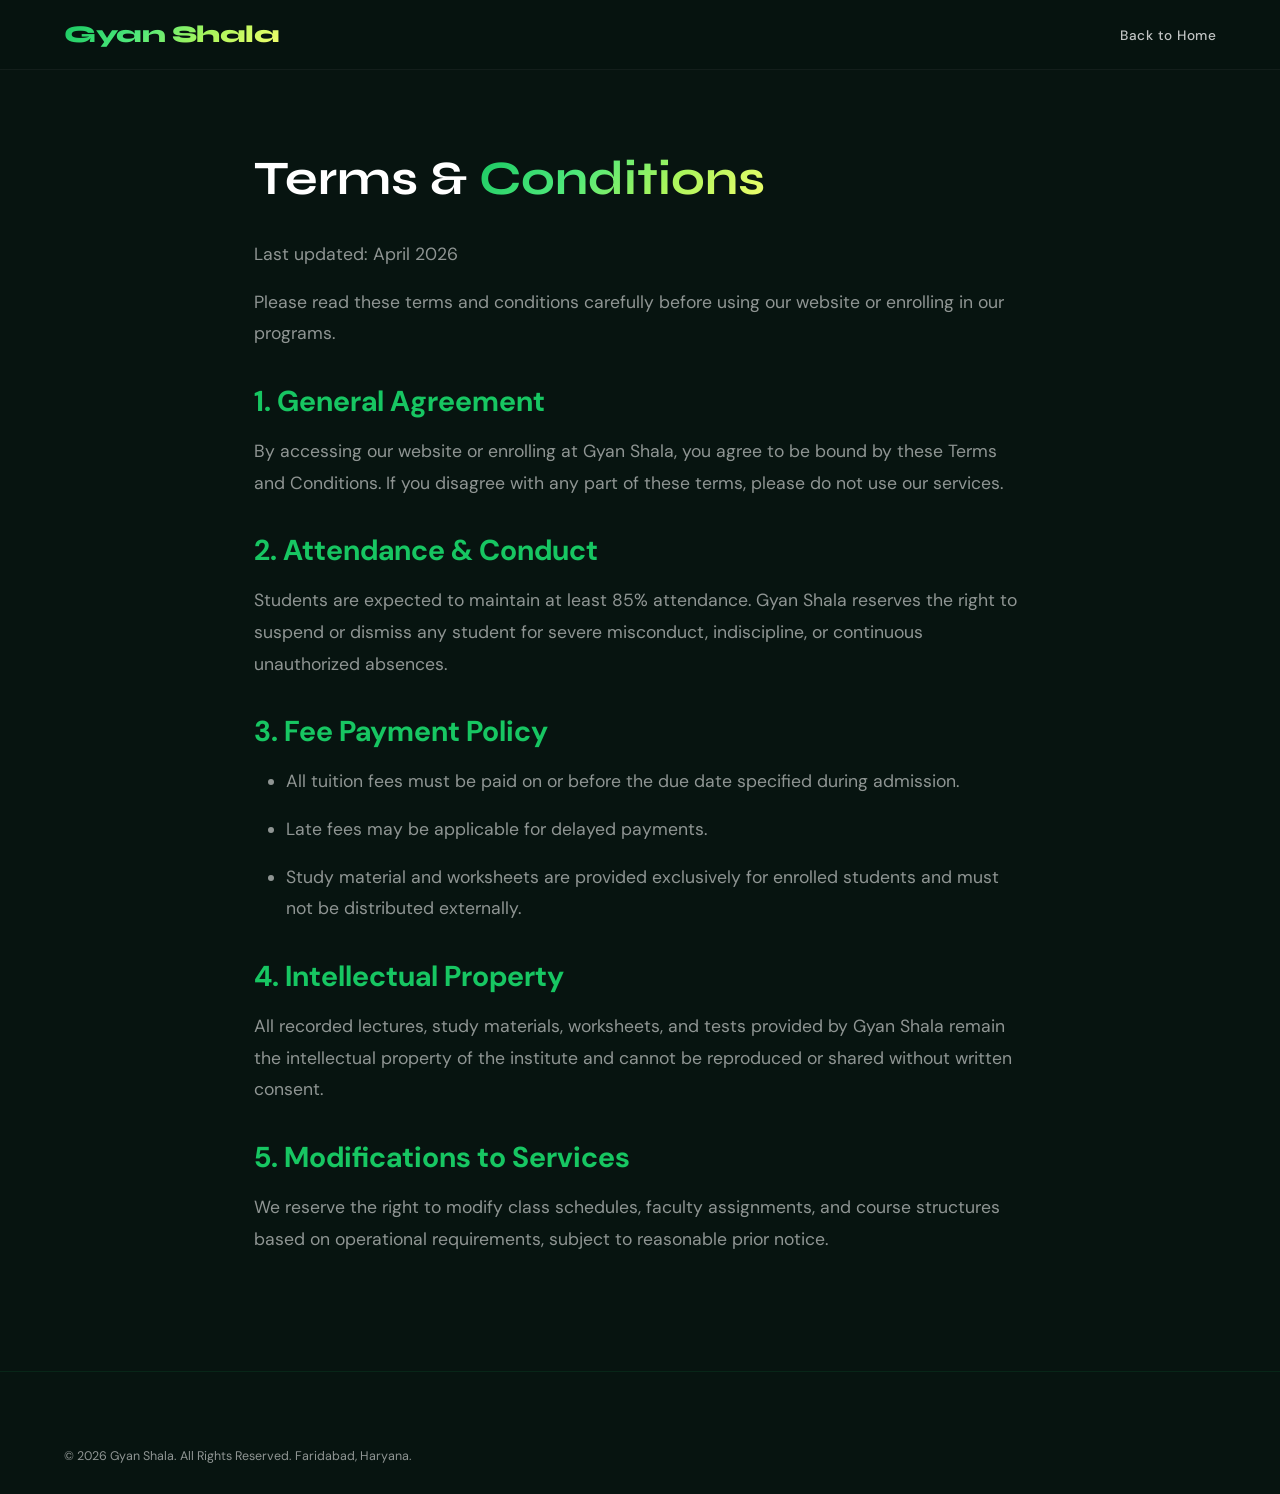
<file: terms-conditions.html>
<!DOCTYPE html>
<html lang="en">
<head>
  <meta charset="UTF-8">
  <meta name="viewport" content="width=device-width, initial-scale=1.0">
  <title>Terms & Conditions — Gyan Shala</title>
  <link rel="preconnect" href="https://fonts.googleapis.com">
  <link rel="preconnect" href="https://fonts.gstatic.com" crossorigin>
  <link href="https://fonts.googleapis.com/css2?family=Syne:wght@400;600;700;800&family=DM+Sans:ital,wght@0,300;0,400;0,500;1,300&display=swap" rel="stylesheet">
  <link rel="stylesheet" href="style.css">
  <style>
    .legal-page { padding: 150px 5% 100px; max-width: 900px; margin: 0 auto; color: var(--text); }
    .legal-page h1 { font-family: 'Syne', sans-serif; font-size: 3rem; margin-bottom: 2rem; }
    .legal-page h2 { margin-top: 2rem; margin-bottom: 1rem; font-size: 1.8rem; color: var(--g1); }
    .legal-page p, .legal-page li { font-size: 1.1rem; line-height: 1.8; color: var(--text-muted); margin-bottom: 1rem; }
    .legal-page ul { margin-left: 2rem; margin-bottom: 1.5rem; }
  </style>
</head>
<body>

  <nav id="navbar" style="background: rgba(7, 20, 16, 0.95); backdrop-filter: blur(10px); border-bottom: 1px solid rgba(255,255,255,0.05);">
    <div class="nav-logo">
      <a href="index.html" style="color: white; text-decoration: none;">Gyan Shala</a>
    </div>
    <ul class="nav-links">
      <li><a href="index.html">Back to Home</a></li>
    </ul>
  </nav>

  <div class="legal-page reveal active">
    <h1>Terms & <span class="grad-text">Conditions</span></h1>
    <p>Last updated: April 2026</p>

    <p>Please read these terms and conditions carefully before using our website or enrolling in our programs.</p>

    <h2>1. General Agreement</h2>
    <p>By accessing our website or enrolling at Gyan Shala, you agree to be bound by these Terms and Conditions. If you disagree with any part of these terms, please do not use our services.</p>

    <h2>2. Attendance & Conduct</h2>
    <p>Students are expected to maintain at least 85% attendance. Gyan Shala reserves the right to suspend or dismiss any student for severe misconduct, indiscipline, or continuous unauthorized absences.</p>

    <h2>3. Fee Payment Policy</h2>
    <ul>
      <li>All tuition fees must be paid on or before the due date specified during admission.</li>
      <li>Late fees may be applicable for delayed payments.</li>
      <li>Study material and worksheets are provided exclusively for enrolled students and must not be distributed externally.</li>
    </ul>

    <h2>4. Intellectual Property</h2>
    <p>All recorded lectures, study materials, worksheets, and tests provided by Gyan Shala remain the intellectual property of the institute and cannot be reproduced or shared without written consent.</p>

    <h2>5. Modifications to Services</h2>
    <p>We reserve the right to modify class schedules, faculty assignments, and course structures based on operational requirements, subject to reasonable prior notice.</p>
  </div>

  <footer>
    <div class="footer-bottom" style="border-top: none; padding-top: 1rem;">
      <p>© 2026 Gyan Shala. All Rights Reserved. Faridabad, Haryana.</p>
    </div>
  </footer>

</body>
</html>
</file>
<file: style.css>
:root {
  --g1: #17C662;
  --g2: #4DE87A;
  --g3: #A8F55C;
  --g4: #F5FF6C;
  --dark: #071410;
  --dark2: #0b1f18;
  --dark3: #122b20;
  --white: #ffffff;
  --text-muted: rgba(255,255,255,0.55);
  --grad: linear-gradient(135deg, #17C662 0%, #4DE87A 35%, #A8F55C 65%, #F5FF6C 100%);
  --grad-rev: linear-gradient(135deg, #F5FF6C 0%, #A8F55C 35%, #4DE87A 65%, #17C662 100%);
}

*, *::before, *::after { margin: 0; padding: 0; box-sizing: border-box; }

html { scroll-behavior: smooth; }

body {
  font-family: 'DM Sans', sans-serif;
  background: var(--dark);
  color: var(--white);
  overflow-x: hidden;
}

/* ── SCROLLBAR ── */
::-webkit-scrollbar { width: 4px; }
::-webkit-scrollbar-track { background: var(--dark); }
::-webkit-scrollbar-thumb { background: var(--g1); border-radius: 2px; }

/* ── SCROLL PROGRESS ── */
#progress-bar {
  position: fixed; top: 0; left: 0; height: 3px;
  background: var(--grad); width: 0%; z-index: 9999;
  transition: width 0.1s;
}

/* ── NAV ── */
nav {
  position: fixed; top: 0; left: 0; right: 0; z-index: 1000;
  padding: 0 5%;
  display: flex; align-items: center; justify-content: space-between;
  height: 70px;
  transition: all 0.4s ease;
}
nav.scrolled {
  background: rgba(7,20,16,0.85);
  backdrop-filter: blur(20px);
  border-bottom: 1px solid rgba(23,198,98,0.15);
}
.nav-logo {
  font-family: 'Syne', sans-serif;
  font-weight: 800; font-size: 1.5rem;
  background: var(--grad); -webkit-background-clip: text; -webkit-text-fill-color: transparent;
  letter-spacing: -0.5px;
}
.nav-logo span { font-size: 0.65rem; display: block; letter-spacing: 3px; font-weight: 400; }
.nav-links { display: flex; gap: 2rem; list-style: none; }
.nav-links a {
  color: rgba(255,255,255,0.75); text-decoration: none;
  font-size: 0.85rem; font-weight: 500; letter-spacing: 0.5px;
  transition: color 0.3s;
}
.nav-links a:hover { color: var(--g4); }
.nav-cta {
  padding: 10px 24px; background: var(--grad);
  color: var(--dark) !important; border-radius: 50px;
  font-weight: 700 !important; font-size: 0.82rem !important;
  letter-spacing: 0.3px !important;
  transition: all 0.3s !important;
  box-shadow: 0 0 20px rgba(23,198,98,0.3);
}
.nav-cta:hover { box-shadow: 0 0 35px rgba(23,198,98,0.6) !important; transform: translateY(-1px); }
.hamburger { display: none; flex-direction: column; gap: 5px; cursor: pointer; }
.hamburger span { width: 24px; height: 2px; background: var(--g1); border-radius: 2px; }

/* ── HERO ── */
#hero {
  min-height: 100vh;
  display: flex; align-items: center;
  position: relative; overflow: hidden;
  padding: 100px 5% 60px;
}
.hero-bg {
  position: absolute; inset: 0; z-index: 0;
  background: radial-gradient(ellipse 80% 60% at 60% 40%, rgba(23,198,98,0.18) 0%, transparent 70%),
              radial-gradient(ellipse 50% 40% at 80% 70%, rgba(245,255,108,0.1) 0%, transparent 60%),
              radial-gradient(ellipse 60% 50% at 20% 30%, rgba(77,232,122,0.08) 0%, transparent 60%);
}
.hero-grid {
  position: absolute; inset: 0; z-index: 0;
  background-image: linear-gradient(rgba(23,198,98,0.04) 1px, transparent 1px),
                    linear-gradient(90deg, rgba(23,198,98,0.04) 1px, transparent 1px);
  background-size: 60px 60px;
  animation: gridShift 20s linear infinite;
}
@keyframes gridShift {
  0% { background-position: 0 0; }
  100% { background-position: 60px 60px; }
}
.hero-orb {
  position: absolute; border-radius: 50%; filter: blur(80px); z-index: 0; pointer-events: none;
}
.orb1 { width: 500px; height: 500px; background: rgba(23,198,98,0.12); top: -100px; right: -100px; animation: orbFloat 8s ease-in-out infinite; }
.orb2 { width: 300px; height: 300px; background: rgba(245,255,108,0.08); bottom: 0; left: 10%; animation: orbFloat 10s ease-in-out infinite reverse; }
@keyframes orbFloat {
  0%, 100% { transform: translateY(0) scale(1); }
  50% { transform: translateY(-40px) scale(1.05); }
}
.hero-content { position: relative; z-index: 1; max-width: 700px; }
.hero-badge {
  display: inline-flex; align-items: center; gap: 8px;
  background: rgba(23,198,98,0.1); border: 1px solid rgba(23,198,98,0.3);
  padding: 7px 16px; border-radius: 50px; margin-bottom: 2rem;
  font-size: 0.78rem; font-weight: 500; letter-spacing: 1px; text-transform: uppercase;
  animation: fadeSlideUp 0.8s ease both;
}
.badge-dot { width: 8px; height: 8px; background: var(--g1); border-radius: 50%; animation: pulse 2s infinite; }
@keyframes pulse { 0%,100% { box-shadow: 0 0 0 0 rgba(23,198,98,0.5); } 50% { box-shadow: 0 0 0 8px rgba(23,198,98,0); } }
.hero-title {
  font-family: 'Syne', sans-serif;
  font-size: clamp(3rem, 7vw, 6rem);
  font-weight: 800; line-height: 1.0;
  letter-spacing: -2px; margin-bottom: 1.5rem;
  animation: fadeSlideUp 0.8s 0.1s ease both;
}
.hero-title .grad-text {
  background: var(--grad); -webkit-background-clip: text; -webkit-text-fill-color: transparent;
  display: inline-block;
}
.hero-sub {
  font-size: 1.1rem; color: var(--text-muted);
  line-height: 1.7; max-width: 520px; margin-bottom: 2.5rem;
  font-weight: 300; animation: fadeSlideUp 0.8s 0.2s ease both;
}
.hero-btns { display: flex; gap: 1rem; flex-wrap: wrap; animation: fadeSlideUp 0.8s 0.3s ease both; }
.btn-primary {
  padding: 16px 36px; background: var(--grad);
  color: var(--dark); font-weight: 700; font-size: 0.95rem;
  border: none; border-radius: 50px; cursor: pointer;
  box-shadow: 0 0 40px rgba(23,198,98,0.4);
  transition: all 0.3s; letter-spacing: 0.3px;
  font-family: 'DM Sans', sans-serif;
}
.btn-primary:hover { transform: translateY(-3px); box-shadow: 0 10px 50px rgba(23,198,98,0.6); }
.btn-outline {
  padding: 16px 36px; background: transparent;
  color: var(--white); font-weight: 500; font-size: 0.95rem;
  border: 1px solid rgba(23,198,98,0.4); border-radius: 50px; cursor: pointer;
  transition: all 0.3s; letter-spacing: 0.3px;
  font-family: 'DM Sans', sans-serif;
}
.btn-outline:hover { border-color: var(--g1); background: rgba(23,198,98,0.08); transform: translateY(-3px); }
.hero-stats {
  position: relative; z-index: 1;
  display: grid; grid-template-columns: repeat(2,1fr); gap: 1rem;
  max-width: 340px; margin-left: auto;
  animation: fadeSlideUp 0.8s 0.4s ease both;
}
.stat-card {
  background: rgba(255,255,255,0.04); border: 1px solid rgba(23,198,98,0.2);
  border-radius: 16px; padding: 1.5rem; text-align: center;
  backdrop-filter: blur(10px); transition: all 0.3s;
}
.stat-card:hover { border-color: var(--g1); background: rgba(23,198,98,0.08); transform: translateY(-4px); }
.stat-num {
  font-family: 'Syne', sans-serif; font-size: 2rem; font-weight: 800;
  background: var(--grad); -webkit-background-clip: text; -webkit-text-fill-color: transparent;
}
.stat-label { font-size: 0.72rem; color: var(--text-muted); margin-top: 4px; letter-spacing: 0.5px; }
.hero-row { display: flex; align-items: center; gap: 4rem; width: 100%; flex-wrap: wrap; }
.scroll-hint {
  position: absolute; bottom: 2rem; left: 50%; transform: translateX(-50%);
  display: flex; flex-direction: column; align-items: center; gap: 8px;
  color: var(--text-muted); font-size: 0.7rem; letter-spacing: 2px; text-transform: uppercase;
  z-index: 1; animation: bounce 2s ease-in-out infinite;
}
.scroll-hint::after { content: ''; width: 1px; height: 40px; background: linear-gradient(to bottom, var(--g1), transparent); }
@keyframes bounce { 0%,100% { transform: translateX(-50%) translateY(0); } 50% { transform: translateX(-50%) translateY(8px); } }

/* ── TICKER ── */
.ticker-wrap {
  background: var(--g1); overflow: hidden; padding: 12px 0;
  position: relative; z-index: 10;
}
.ticker-inner {
  display: flex; width: max-content;
  animation: ticker 25s linear infinite;
}
.ticker-item {
  white-space: nowrap; padding: 0 2rem;
  color: var(--dark); font-weight: 700; font-size: 0.82rem;
  letter-spacing: 1px; text-transform: uppercase;
}
.ticker-sep { color: var(--dark2); margin: 0 0.5rem; }
@keyframes ticker { 0% { transform: translateX(0); } 100% { transform: translateX(-50%); } }

/* ── SECTIONS COMMON ── */
section { padding: 100px 5%; position: relative; overflow: hidden; }
.section-tag {
  display: inline-block; background: rgba(23,198,98,0.1);
  border: 1px solid rgba(23,198,98,0.3); color: var(--g1);
  padding: 5px 14px; border-radius: 20px; font-size: 0.72rem;
  letter-spacing: 2px; text-transform: uppercase; font-weight: 600;
  margin-bottom: 1rem;
}
.section-title {
  font-family: 'Syne', sans-serif; font-size: clamp(2rem, 4vw, 3.2rem);
  font-weight: 800; line-height: 1.1; letter-spacing: -1px;
  margin-bottom: 1.2rem;
}
.section-sub { color: var(--text-muted); font-size: 1rem; line-height: 1.7; max-width: 520px; font-weight: 300; }
.grad-text { background: var(--grad); -webkit-background-clip: text; -webkit-text-fill-color: transparent; }

/* ── ABOUT ── */
#about { background: var(--dark2); }
.about-grid { display: grid; grid-template-columns: 1fr 1fr; gap: 5rem; align-items: center; }
.about-visual {
  position: relative; height: 480px; border-radius: 24px; overflow: hidden;
}
.about-visual-inner {
  width: 100%; height: 100%;
  background: linear-gradient(135deg, rgba(23,198,98,0.12) 0%, rgba(245,255,108,0.06) 100%);
  border: 1px solid rgba(23,198,98,0.2); border-radius: 24px;
  display: flex; flex-direction: column; align-items: center; justify-content: center;
  gap: 2rem; position: relative;
}
.about-icon-big { font-size: 5rem; filter: drop-shadow(0 0 30px rgba(23,198,98,0.5)); animation: iconGlow 3s ease-in-out infinite; }
@keyframes iconGlow { 0%,100% { filter: drop-shadow(0 0 20px rgba(23,198,98,0.4)); } 50% { filter: drop-shadow(0 0 50px rgba(23,198,98,0.8)); } }
.about-chips { display: flex; flex-wrap: wrap; gap: 0.5rem; justify-content: center; padding: 0 2rem; }
.chip {
  padding: 6px 14px; border-radius: 20px; font-size: 0.75rem; font-weight: 500;
  background: rgba(23,198,98,0.15); border: 1px solid rgba(23,198,98,0.3);
  color: var(--g3); letter-spacing: 0.3px;
}
.about-badge-float {
  position: absolute; background: rgba(7,20,16,0.9); border: 1px solid rgba(23,198,98,0.3);
  border-radius: 12px; padding: 12px 18px; backdrop-filter: blur(10px);
  font-size: 0.8rem; font-weight: 500;
}
.about-badge-float.top-right { top: 20px; right: 20px; }
.about-badge-float.bottom-left { bottom: 20px; left: 20px; }
.ab-num { font-family: 'Syne',sans-serif; font-size: 1.4rem; font-weight: 800; color: var(--g1); }
.about-points { list-style: none; margin-top: 2rem; display: flex; flex-direction: column; gap: 1rem; }
.about-points li { display: flex; align-items: flex-start; gap: 12px; color: rgba(255,255,255,0.8); font-size: 0.95rem; line-height: 1.5; }
.apoint-icon { width: 22px; height: 22px; background: rgba(23,198,98,0.15); border-radius: 50%; display: flex; align-items: center; justify-content: center; flex-shrink: 0; margin-top: 2px; font-size: 0.7rem; color: var(--g1); }

/* ── COURSES ── */
#courses { background: var(--dark); }
.courses-grid { display: grid; grid-template-columns: repeat(auto-fit, minmax(260px, 1fr)); gap: 1.5rem; margin-top: 3rem; }
.course-card {
  background: rgba(255,255,255,0.03); border: 1px solid rgba(23,198,98,0.15);
  border-radius: 20px; padding: 2rem; cursor: pointer;
  transition: all 0.4s; position: relative; overflow: hidden;
}
.course-card::before {
  content: ''; position: absolute; inset: 0; border-radius: 20px;
  background: var(--grad); opacity: 0; transition: opacity 0.4s;
}
.course-card:hover { transform: translateY(-8px); border-color: var(--g1); box-shadow: 0 20px 60px rgba(23,198,98,0.2); }
.course-card:hover::before { opacity: 0.05; }
.course-num {
  font-family: 'Syne',sans-serif; font-size: 3rem; font-weight: 800;
  background: var(--grad); -webkit-background-clip: text; -webkit-text-fill-color: transparent;
  opacity: 0.3; line-height: 1; margin-bottom: 1rem;
}
.course-icon { font-size: 2.2rem; margin-bottom: 1rem; }
.course-title { font-family: 'Syne',sans-serif; font-size: 1.1rem; font-weight: 700; margin-bottom: 0.5rem; }
.course-desc { color: var(--text-muted); font-size: 0.85rem; line-height: 1.6; margin-bottom: 1.5rem; }
.course-tags { display: flex; flex-wrap: wrap; gap: 0.4rem; }
.ctag { padding: 4px 10px; background: rgba(23,198,98,0.1); border: 1px solid rgba(23,198,98,0.25); color: var(--g2); border-radius: 10px; font-size: 0.7rem; font-weight: 500; }

/* ── WHY US ── */
#why { background: var(--dark2); }
.why-grid { display: grid; grid-template-columns: repeat(auto-fit, minmax(240px, 1fr)); gap: 1.5rem; margin-top: 3rem; }
.why-card {
  background: rgba(255,255,255,0.03); border: 1px solid rgba(23,198,98,0.12);
  border-radius: 16px; padding: 1.8rem; transition: all 0.3s;
}
.why-card:hover { border-color: rgba(23,198,98,0.4); background: rgba(23,198,98,0.05); transform: translateY(-4px); }
.why-icon { font-size: 2rem; margin-bottom: 1rem; }
.why-title { font-family: 'Syne',sans-serif; font-size: 0.95rem; font-weight: 700; margin-bottom: 0.4rem; }
.why-desc { color: var(--text-muted); font-size: 0.82rem; line-height: 1.6; }

/* ── FACULTY ── */
#faculty { background: var(--dark); }
.faculty-grid { display: grid; grid-template-columns: repeat(auto-fit, minmax(280px, 1fr)); gap: 2rem; margin-top: 3rem; }
.faculty-card {
  background: rgba(255,255,255,0.03); border: 1px solid rgba(23,198,98,0.15);
  border-radius: 24px; padding: 2.5rem 2rem; text-align: center;
  transition: all 0.4s; position: relative; overflow: hidden;
}
.faculty-card::after {
  content: ''; position: absolute; bottom: 0; left: 0; right: 0; height: 4px;
  background: var(--grad); opacity: 0; transition: opacity 0.4s;
}
.faculty-card:hover { transform: translateY(-8px); box-shadow: 0 20px 60px rgba(23,198,98,0.15); border-color: rgba(23,198,98,0.4); }
.faculty-card:hover::after { opacity: 1; }
.faculty-avatar {
  width: 90px; height: 90px; border-radius: 50%; margin: 0 auto 1.5rem;
  background: var(--grad); display: flex; align-items: center; justify-content: center;
  font-size: 2.2rem; font-weight: 800; color: var(--dark);
  font-family: 'Syne',sans-serif;
  box-shadow: 0 0 30px rgba(23,198,98,0.3);
}
.faculty-name { font-family: 'Syne',sans-serif; font-size: 1.2rem; font-weight: 700; margin-bottom: 0.3rem; }
.faculty-subject { color: var(--g1); font-size: 0.8rem; font-weight: 500; letter-spacing: 1px; text-transform: uppercase; margin-bottom: 1rem; }
.faculty-bio { color: var(--text-muted); font-size: 0.85rem; line-height: 1.6; margin-bottom: 1.5rem; }
.faculty-stats { display: flex; gap: 1.5rem; justify-content: center; }
.fstat { text-align: center; }
.fstat-num { font-family: 'Syne',sans-serif; font-size: 1.3rem; font-weight: 800; background: var(--grad); -webkit-background-clip: text; -webkit-text-fill-color: transparent; }
.fstat-label { font-size: 0.68rem; color: var(--text-muted); margin-top: 2px; letter-spacing: 0.5px; }

/* ── RESULTS ── */
#results { background: var(--dark3); overflow: hidden; }
.results-intro { display: grid; grid-template-columns: 1fr 1fr; gap: 4rem; align-items: center; margin-bottom: 4rem; }
.results-grid { display: grid; grid-template-columns: repeat(auto-fit, minmax(200px, 1fr)); gap: 1.2rem; }
.result-card {
  background: rgba(255,255,255,0.04); border: 1px solid rgba(23,198,98,0.2);
  border-radius: 16px; padding: 1.8rem; text-align: center;
  transition: all 0.3s; position: relative; overflow: hidden;
}
.result-card::before {
  content: ''; position: absolute; top: 0; left: 0; right: 0; height: 3px;
  background: var(--grad);
}
.result-card:hover { transform: translateY(-6px); box-shadow: 0 15px 40px rgba(23,198,98,0.2); }
.result-name { font-family: 'Syne',sans-serif; font-size: 1rem; font-weight: 700; margin-bottom: 0.3rem; }
.result-class { font-size: 0.72rem; color: var(--text-muted); margin-bottom: 1rem; letter-spacing: 0.5px; }
.result-score {
  font-family: 'Syne',sans-serif; font-size: 2.2rem; font-weight: 800;
  background: var(--grad); -webkit-background-clip: text; -webkit-text-fill-color: transparent;
  line-height: 1;
}
.result-sub { font-size: 0.72rem; color: rgba(245,255,108,0.7); margin-top: 4px; }

/* ── TESTIMONIALS ── */
#testimonials { background: var(--dark); padding-bottom: 80px; }
.testi-scroll { overflow: hidden; margin-top: 3rem; position: relative; }
.testi-scroll::before, .testi-scroll::after {
  content: ''; position: absolute; top: 0; bottom: 0; width: 100px; z-index: 2;
}
.testi-scroll::before { left: 0; background: linear-gradient(to right, var(--dark), transparent); }
.testi-scroll::after { right: 0; background: linear-gradient(to left, var(--dark), transparent); }
.testi-track {
  display: flex; gap: 1.5rem;
  animation: scrollTrack 30s linear infinite;
  width: max-content;
}
.testi-track:hover { animation-play-state: paused; }
@keyframes scrollTrack { 0% { transform: translateX(0); } 100% { transform: translateX(-50%); } }
.testi-card {
  background: rgba(255,255,255,0.04); border: 1px solid rgba(23,198,98,0.15);
  border-radius: 20px; padding: 1.8rem; width: 320px; flex-shrink: 0;
  transition: border-color 0.3s;
}
.testi-card:hover { border-color: rgba(23,198,98,0.4); }
.testi-stars { color: var(--g4); font-size: 0.85rem; margin-bottom: 0.8rem; letter-spacing: 2px; }
.testi-text { color: rgba(255,255,255,0.75); font-size: 0.85rem; line-height: 1.7; margin-bottom: 1.2rem; font-style: italic; font-weight: 300; }
.testi-author { display: flex; align-items: center; gap: 10px; }
.testi-avatar {
  width: 38px; height: 38px; border-radius: 50%;
  background: var(--grad); display: flex; align-items: center; justify-content: center;
  font-size: 0.85rem; font-weight: 700; color: var(--dark); flex-shrink: 0;
}
.testi-name { font-size: 0.85rem; font-weight: 600; }
.testi-meta { font-size: 0.7rem; color: var(--text-muted); margin-top: 2px; }

/* ── CONTACT ── */
#contact {
  background: var(--dark2);
  position: relative; overflow: hidden;
}
#contact::before {
  content: ''; position: absolute; top: -200px; right: -200px;
  width: 500px; height: 500px; border-radius: 50%;
  background: radial-gradient(circle, rgba(23,198,98,0.1) 0%, transparent 70%);
}
.contact-grid { display: grid; grid-template-columns: 1fr 1.2fr; gap: 4rem; align-items: start; }
.contact-info { display: flex; flex-direction: column; gap: 1.5rem; margin-top: 2rem; }
.cinfo-card {
  display: flex; align-items: flex-start; gap: 1rem;
  background: rgba(255,255,255,0.03); border: 1px solid rgba(23,198,98,0.15);
  border-radius: 14px; padding: 1.2rem;
}
.cinfo-icon {
  width: 42px; height: 42px; background: rgba(23,198,98,0.15);
  border-radius: 10px; display: flex; align-items: center; justify-content: center;
  font-size: 1.1rem; flex-shrink: 0;
}
.cinfo-label { font-size: 0.72rem; color: var(--text-muted); letter-spacing: 1px; text-transform: uppercase; margin-bottom: 4px; }
.cinfo-value { font-size: 0.9rem; font-weight: 500; line-height: 1.4; }
.form-card {
  background: rgba(255,255,255,0.03); border: 1px solid rgba(23,198,98,0.15);
  border-radius: 24px; padding: 2.5rem;
}
.form-title { font-family: 'Syne',sans-serif; font-size: 1.4rem; font-weight: 700; margin-bottom: 2rem; }
.form-row { display: grid; grid-template-columns: 1fr 1fr; gap: 1rem; }
.form-group { margin-bottom: 1.2rem; }
.form-group label { display: block; font-size: 0.78rem; color: var(--text-muted); margin-bottom: 0.5rem; letter-spacing: 0.5px; text-transform: uppercase; font-weight: 500; }
.form-group input, .form-group select, .form-group textarea {
  width: 100%; background: rgba(255,255,255,0.05); border: 1px solid rgba(23,198,98,0.2);
  border-radius: 10px; padding: 12px 16px; color: var(--white); font-family: 'DM Sans',sans-serif;
  font-size: 0.9rem; transition: all 0.3s; outline: none;
}
.form-group input:focus, .form-group select:focus, .form-group textarea:focus {
  border-color: var(--g1); background: rgba(23,198,98,0.06);
  box-shadow: 0 0 0 3px rgba(23,198,98,0.1);
}
.form-group select { appearance: none; cursor: pointer; }
.form-group select option { background: var(--dark2); }
.form-group textarea { resize: vertical; min-height: 100px; }
.form-submit {
  width: 100%; padding: 16px; background: var(--grad);
  color: var(--dark); font-weight: 700; font-size: 1rem;
  border: none; border-radius: 50px; cursor: pointer;
  font-family: 'DM Sans',sans-serif; letter-spacing: 0.5px;
  box-shadow: 0 0 30px rgba(23,198,98,0.3);
  transition: all 0.3s; margin-top: 0.5rem;
}
.form-submit:hover { transform: translateY(-2px); box-shadow: 0 10px 40px rgba(23,198,98,0.5); }
.form-success {
  display: none; text-align: center; padding: 2rem;
  color: var(--g1); font-size: 1.1rem; font-weight: 500;
}

/* ── FOOTER ── */
footer {
  background: var(--dark); border-top: 1px solid rgba(23,198,98,0.1);
  padding: 60px 5% 30px;
}
.footer-grid { display: grid; grid-template-columns: 2fr 1fr 1fr; gap: 3rem; margin-bottom: 3rem; }
.footer-brand .nav-logo { font-size: 1.8rem; display: inline-block; margin-bottom: 1rem; }
.footer-brand p { color: var(--text-muted); font-size: 0.85rem; line-height: 1.7; max-width: 280px; font-weight: 300; }
.footer-col h4 { font-family: 'Syne',sans-serif; font-size: 0.85rem; font-weight: 700; letter-spacing: 2px; text-transform: uppercase; margin-bottom: 1.2rem; color: var(--g1); }
.footer-col ul { list-style: none; display: flex; flex-direction: column; gap: 0.7rem; }
.footer-col a { color: var(--text-muted); text-decoration: none; font-size: 0.85rem; transition: color 0.3s; }
.footer-col a:hover { color: var(--g4); }
.footer-bottom { border-top: 1px solid rgba(255,255,255,0.06); padding-top: 1.5rem; display: flex; align-items: center; justify-content: space-between; }
.footer-bottom p { color: var(--text-muted); font-size: 0.78rem; }
.footer-tagline {
  font-family: 'Syne',sans-serif; font-size: 0.8rem; font-weight: 600;
  background: var(--grad); -webkit-background-clip: text; -webkit-text-fill-color: transparent;
}

/* ── ANIMATIONS ── */
@keyframes fadeSlideUp { from { opacity: 0; transform: translateY(30px); } to { opacity: 1; transform: translateY(0); } }
.reveal { opacity: 0; transform: translateY(40px); transition: all 0.7s cubic-bezier(0.16,1,0.3,1); }
.reveal.active { opacity: 1; transform: translateY(0); }
.reveal-delay-1 { transition-delay: 0.1s; }
.reveal-delay-2 { transition-delay: 0.2s; }
.reveal-delay-3 { transition-delay: 0.3s; }
.reveal-delay-4 { transition-delay: 0.4s; }

/* ── MOBILE ── */
@media (max-width: 900px) {
  .hero-row { flex-direction: column; }
  .hero-stats { grid-template-columns: repeat(4,1fr); max-width: 100%; }
  .about-grid { grid-template-columns: 1fr; }
  .about-visual { height: 300px; }
  .results-intro { grid-template-columns: 1fr; gap: 2rem; }
  .contact-grid { grid-template-columns: 1fr; }
  .footer-grid { grid-template-columns: 1fr 1fr; }
  .nav-links { display: none; }
  .hamburger { display: flex; }
}
@media (max-width: 600px) {
  .hero-stats { grid-template-columns: repeat(2,1fr); }
  .form-row { grid-template-columns: 1fr; }
  .footer-grid { grid-template-columns: 1fr; }
  .footer-bottom { flex-direction: column; gap: 0.5rem; text-align: center; }
}

/* ── AI CHATBOT ── */
#chat-widget {
  position: fixed; bottom: 30px; right: 30px; z-index: 2000;
  font-family: 'DM Sans', sans-serif;
}
#chat-toggle {
  width: 65px; height: 65px; border-radius: 50%;
  background: var(--grad); border: none; cursor: pointer;
  box-shadow: 0 10px 30px rgba(23,198,98,0.4);
  display: flex; align-items: center; justify-content: center;
  transition: all 0.4s cubic-bezier(0.175, 0.885, 0.32, 1.275);
}
#chat-toggle:hover { transform: scale(1.1) rotate(5deg); box-shadow: 0 15px 40px rgba(23,198,98,0.6); }
.chat-icon { font-size: 1.8rem; }
.chat-close-icon { font-size: 1.5rem; color: var(--dark); font-weight: bold; }

#chat-window {
  position: absolute; bottom: 85px; right: 0;
  width: 360px; max-height: 500px; height: 70vh;
  background: rgba(11, 31, 24, 0.85); backdrop-filter: blur(25px);
  border: 1px solid rgba(23,198,98,0.25); border-radius: 24px;
  display: flex; flex-direction: column; overflow: hidden;
  box-shadow: 0 20px 60px rgba(0,0,0,0.5);
  transform: translateY(20px) scale(0.9); opacity: 0; pointer-events: none;
  transition: all 0.4s cubic-bezier(0.165, 0.84, 0.44, 1);
  transform-origin: bottom right;
}
#chat-window.active { transform: translateY(0) scale(1); opacity: 1; pointer-events: auto; }

.chat-header {
  padding: 20px; background: rgba(23,198,98,0.1);
  border-bottom: 1px solid rgba(23,198,98,0.15);
}
.chat-header-info { display: flex; align-items: center; gap: 12px; }
.chat-avatar {
  width: 40px; height: 40px; border-radius: 12px;
  background: var(--grad); display: flex; align-items: center; justify-content: center;
  font-family: 'Syne', sans-serif; font-weight: 800; color: var(--dark); font-size: 1.1rem;
}
.chat-name { font-family: 'Syne', sans-serif; font-weight: 700; font-size: 0.95rem; color: var(--white); }
.chat-status { font-size: 0.75rem; color: var(--g1); font-weight: 500; }

#chat-messages {
  flex: 1; overflow-y: auto; padding: 20px;
  display: flex; flex-direction: column; gap: 15px;
}
#chat-messages::-webkit-scrollbar { width: 4px; }
#chat-messages::-webkit-scrollbar-thumb { background: rgba(23,198,98,0.2); border-radius: 2px; }

.message { max-width: 85%; }
.message.bot { align-self: flex-start; }
.message.user { align-self: flex-end; }
.message-content {
  padding: 12px 16px; border-radius: 16px; font-size: 0.88rem; line-height: 1.5;
}
.bot .message-content { background: rgba(255,255,255,0.05); color: rgba(255,255,255,0.9); border-bottom-left-radius: 4px; }
.user .message-content { background: var(--grad); color: var(--dark); font-weight: 500; border-bottom-right-radius: 4px; }

.chat-input-area {
  padding: 15px 20px 20px; display: flex; gap: 10px;
  background: rgba(0,0,0,0.2);
}
#chat-input {
  flex: 1; background: rgba(255,255,255,0.06); border: 1px solid rgba(23,198,98,0.2);
  border-radius: 12px; padding: 10px 14px; color: var(--white); font-size: 0.88rem; outline: none;
}
#chat-input:focus { border-color: var(--g1); background: rgba(23,198,98,0.05); }
#chat-send {
  width: 42px; height: 42px; border-radius: 10px;
  background: var(--grad); border: none; cursor: pointer;
  display: flex; align-items: center; justify-content: center;
  color: var(--dark); font-size: 1.1rem; transition: transform 0.2s;
}
#chat-send:active { transform: scale(0.9); }

@media (max-width: 450px) {
  #chat-window { width: calc(100vw - 40px); bottom: 80px; }
}

/* ── CHATBOT REVEAL ANIMATION ── */
.reveal-msg {
  animation: msgPop 0.3s ease-out forwards;
  opacity: 0;
}
@keyframes msgPop {
  0% { transform: translateY(10px) scale(0.95); opacity: 0; }
  100% { transform: translateY(0) scale(1); opacity: 1; }
}

/* ── TYPING INDICATOR ── */
.dots { display: flex; gap: 4px; padding: 4px 0; }
.dots span {
  width: 6px; height: 6px; background: rgba(255,255,255,0.4);
  border-radius: 50%; display: inline-block;
  animation: dotBlink 1.4s infinite both;
}
.dots span:nth-child(2) { animation-delay: 0.2s; }
.dots span:nth-child(3) { animation-delay: 0.4s; }

@keyframes dotBlink {
  0%, 80%, 100% { opacity: 0; transform: scale(0.8); }
  40% { opacity: 1; transform: scale(1.1); }
}
</file>
